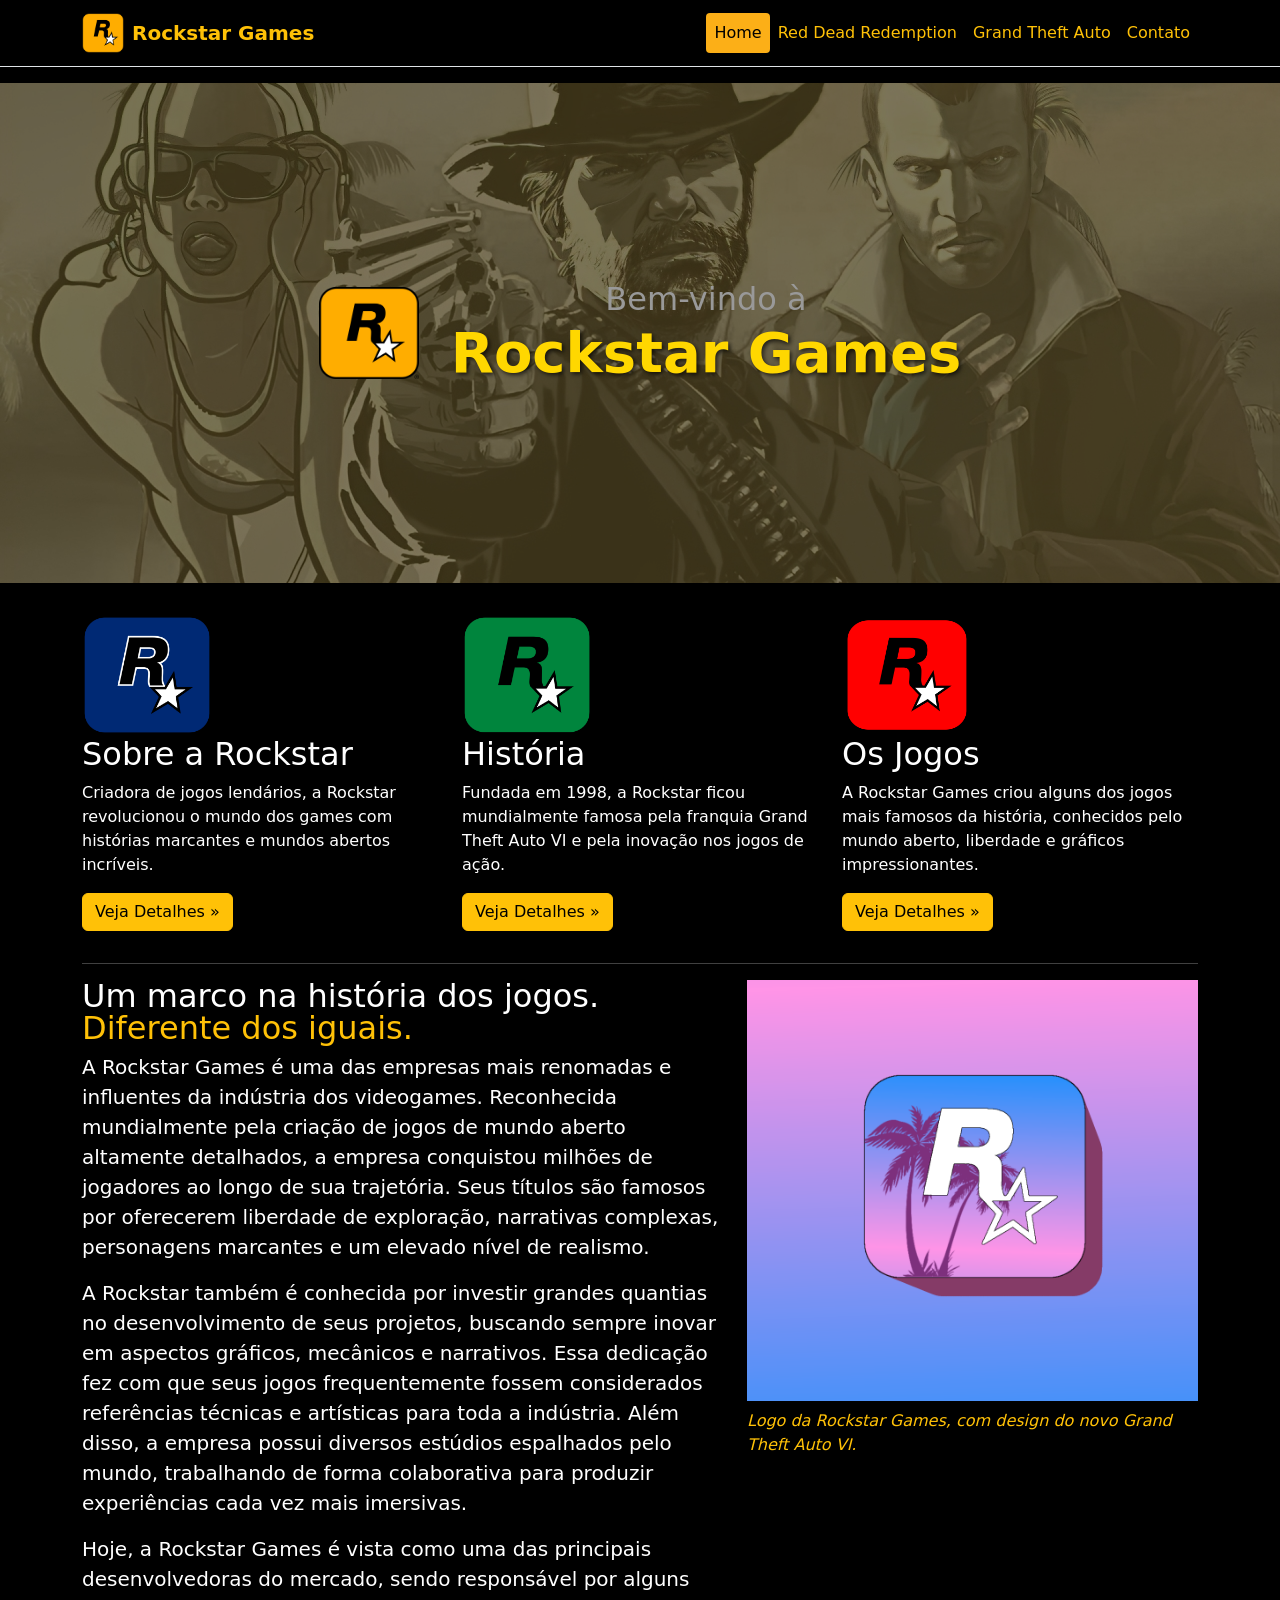
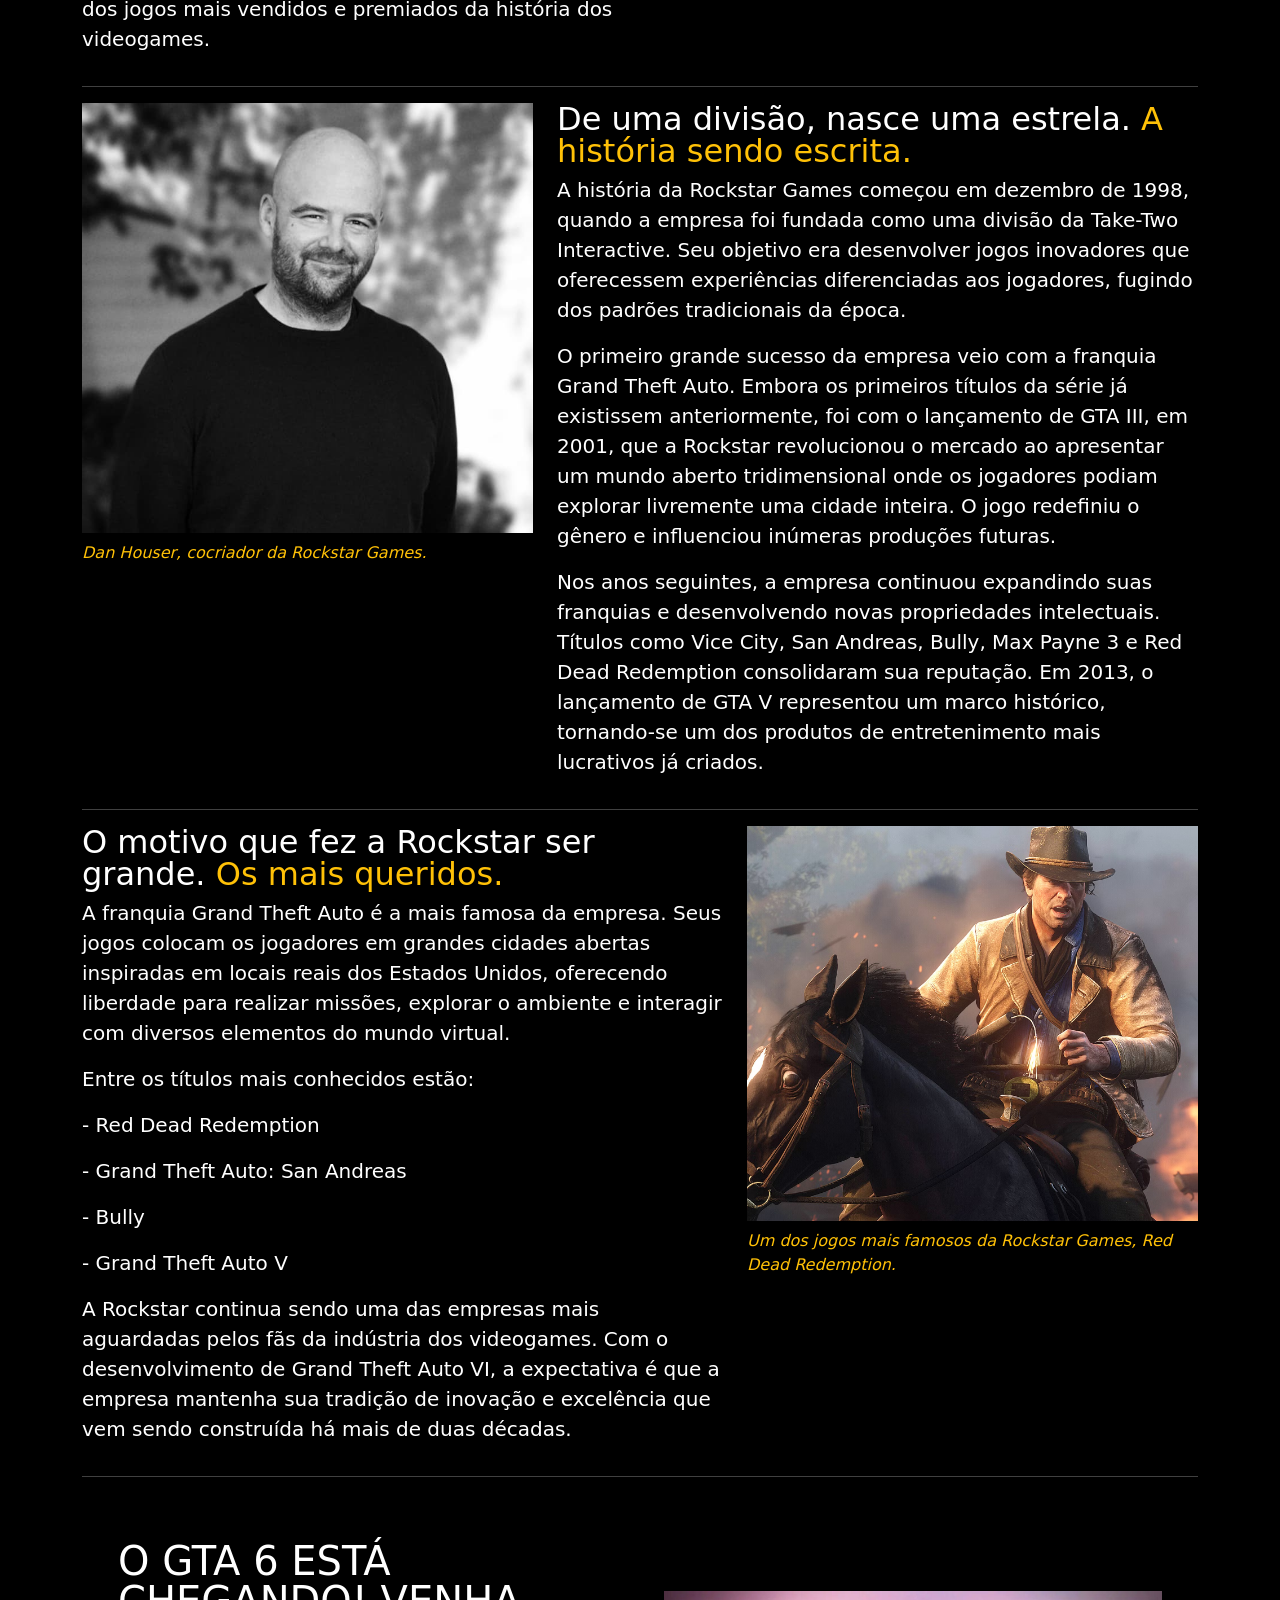
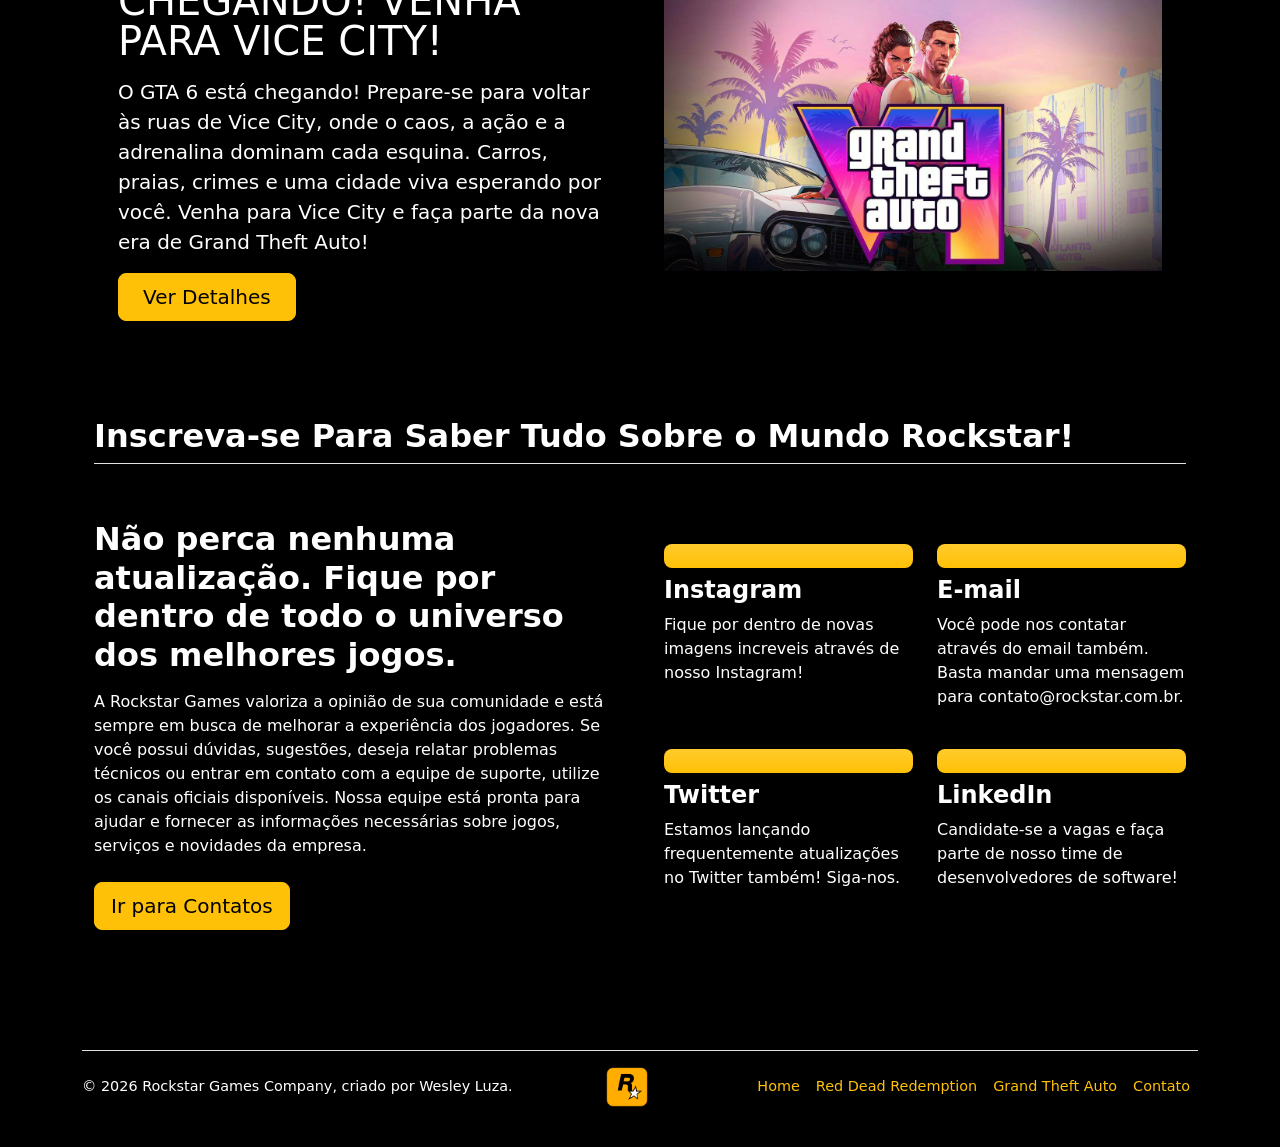
<file: index.html>
<!DOCTYPE html>
<html lang="pt-BR">
<head>
    <meta charset="UTF-8">
    <meta name="viewport" content="width=device-width, initial-scale=1.0">
    <title>Rockstar Games</title>
    <link href="https://cdn.jsdelivr.net/npm/bootstrap@5.3.8/dist/css/bootstrap.min.css" rel="stylesheet" integrity="sha384-sRIl4kxILFvY47J16cr9ZwB07vP4J8+LH7qKQnuqkuIAvNWLzeN8tE5YBujZqJLB" crossorigin="anonymous">
    <link rel="icon" href="https://www.rockstargames.com/favicon.ico" type="image/x-icon">
    <link rel="stylesheet" href="assets/styles.css">
</head>

<body class="bg-black text-white">
  
    <script src="https://cdn.jsdelivr.net/npm/@popperjs/core@2.11.8/dist/umd/popper.min.js" integrity="sha384-I7E8VVD/ismYTF4hNIPjVp/Zjvgyol6VFvRkX/vR+Vc4jQkC+hVqc2pM8ODewa9r" crossorigin="anonymous"></script>
    <script src="https://cdn.jsdelivr.net/npm/bootstrap@5.3.8/dist/js/bootstrap.min.js" integrity="sha384-G/EV+4j2dNv+tEPo3++6LCgdCROaejBqfUeNjuKAiuXbjrxilcCdDz6ZAVfHWe1Y" crossorigin="anonymous"></script>
    
    <nav class="navbar navbar-expand-lg navbar-dark bg-black border-bottom">
      <div class="container">
        <a class="navbar-brand" href="index.html">
          <img src="assets/img/Rockstar_Games_Logo.png" alt="Logo" width="42" height="40" class="me-2">
          <span class="text-warning">Rockstar Games</span>
        </a>
        <button class="navbar-toggler border-warning" type="button" data-bs-toggle="collapse" data-bs-target="#navbarNav" aria-controls="navbarNav" aria-expanded="false" aria-label="Toggle navigation">
          <span class="navbar-toggler-icon"></span>
        </button>
        <div class="collapse navbar-collapse" id="navbarNav">
          <ul class="navbar-nav ms-auto">
            <li class="nav-item">
              <a class="nav-link active" style="background-color: #FCAF17; color: rgb(0, 0, 0); border-radius: 4px;" href="index.html" aria-current="page">Home</a>
            </li>
            <li class="nav-item">
              <a class="nav-link text-warning" href="rdr.html">Red Dead Redemption</a>
            </li>
            <li class="nav-item">
              <a class="nav-link text-warning" href="gta.html">Grand Theft Auto</a>
            </li>
            <li class="nav-item">
              <a class="nav-link text-warning" href="contato.html">Contato</a>
            </li>
          </ul>
        </div>
      </div>
    </nav>

    <header class="hero-section">
      <article class="hero-content">
        <img src="assets/img/Rockstar_Games_Logo.png" alt="Rockstar Games Logo" class="hero-logo">
        <div class="hero-text">
          <h1>Bem-vindo à</h1>
          <h2>Rockstar Games</h2>
        </div>
      </article>
      <img src="assets/img/principal.jpg" class="hero-background" alt="Rockstar Games Background">
    </header>
    
    <section class="container marketing">
        <!-- Three columns of text below the carousel -->
        <div class="row">
          <div class="col-lg-4">
            <img
              src="assets/img/Rockstar_North_Logo.svg.png"
              class="img-fluid"
              height="130"
              width="130"
              style="object-fit: cover;"
            >
            <h2 class="fw-normal">Sobre a Rockstar</h2>
            <p>
              Criadora de jogos lendários, a Rockstar revolucionou o mundo dos games com 
              histórias marcantes e mundos abertos incríveis.
            </p>
            <p>
              <a class="btn btn-warning" href="#sobre">Veja Detalhes &raquo;</a>
            </p>
          </div>
          <!-- /.col-lg-4 -->
          <div class="col-lg-4">
            <img
              src="assets/img/Rockstar_Vancouver_Logo.svg.png"
              class="img-fluid"
              height="130"
              width="130"
              style="object-fit: cover;"
            >
            <h2 class="fw-normal">História</h2>
            <p>
              Fundada em 1998, a Rockstar ficou mundialmente famosa pela franquia Grand Theft 
              Auto VI e pela inovação nos jogos de ação.
            </p>
            <p>
              <a class="btn btn-warning" href="#historia">Veja Detalhes &raquo;</a>
            </p>
          </div>
          <!-- /.col-lg-4 -->
          <div class="col-lg-4">
            <img
              src="assets/img/Rockstar_Toronto_Logo.png"
              class="img-fluid"
              height="130"
              width="130"
              style="object-fit: cover;"
            >
            <h2 class="fw-normal">Os Jogos</h2>
            <p>
              A Rockstar Games criou alguns dos jogos mais famosos da história, conhecidos pelo 
              mundo aberto, liberdade e gráficos impressionantes.
            </p>
            <p>
              <a class="btn btn-warning" href="#jogos">Veja Detalhes &raquo;</a>
            </p>
          </div>
          <!-- /.col-lg-4 -->
        </div>
        <!-- /.row -->
        <!-- START THE FEATURETTES -->
        <hr class="featurette-divider" />
        <article class="row featurette">
          <div class="col-md-7">
            <h2 class="featurette-heading fw-normal lh-1" id="sobre">
              Um marco na história dos jogos.
              <span class="text-warning">Diferente dos iguais.</span>
            </h2>
            <p class="lead">
              A Rockstar Games é uma das empresas mais renomadas e influentes da indústria dos 
              videogames. Reconhecida mundialmente pela criação de jogos de mundo aberto altamente 
              detalhados, a empresa conquistou milhões de jogadores ao longo de sua trajetória. 
              Seus títulos são famosos por oferecerem liberdade de exploração, narrativas 
              complexas, personagens marcantes e um elevado nível de realismo.</p>
            <p class="lead">
              A Rockstar também é conhecida por investir grandes quantias no desenvolvimento 
              de seus projetos, buscando sempre inovar em aspectos gráficos, mecânicos e 
              narrativos. Essa dedicação fez com que seus jogos frequentemente fossem considerados 
              referências técnicas e artísticas para toda a indústria. Além disso, a empresa 
              possui diversos estúdios espalhados pelo mundo, trabalhando de forma colaborativa 
              para produzir experiências cada vez mais imersivas.</p>
            <p class="lead">
              Hoje, a Rockstar Games é vista como uma das principais desenvolvedoras do mercado, 
              sendo responsável por alguns dos jogos mais vendidos e premiados da história dos 
              videogames.
            </p>
          </div>
          <div class="col-md-5">
            <figure>
            <img
            src="assets/img/sobre2.png"
            class="d-block mx-lg-auto img-fluid"
            alt="Sobre"
            width="600"
            height="500"
            loading="lazy"
            >
            <figcaption class="text-left text-warning fst-italic mt-2">
            Logo da Rockstar Games, com design do novo Grand Theft Auto VI.
            </figcaption>
            </figure>
          </div>
        </article>
        <hr class="featurette-divider" />
        <article class="row featurette">
          <div class="col-md-7 order-md-2">
            <h2 class="featurette-heading fw-normal lh-1" id="historia">
              De uma divisão, nasce uma estrela.
              <span class="text-warning">A história sendo escrita.</span>
            </h2>
            <p class="lead">
              A história da Rockstar Games começou em dezembro de 1998, quando a empresa foi 
              fundada como uma divisão da Take-Two Interactive. Seu objetivo era desenvolver 
              jogos inovadores que oferecessem experiências diferenciadas aos jogadores, fugindo 
              dos padrões tradicionais da época.
            </p>
            <p class="lead">
              O primeiro grande sucesso da empresa veio com a franquia Grand Theft Auto. Embora 
              os primeiros títulos da série já existissem anteriormente, foi com o lançamento de 
              GTA III, em 2001, que a Rockstar revolucionou o mercado ao apresentar um mundo 
              aberto tridimensional onde os jogadores podiam explorar livremente uma cidade 
              inteira. O jogo redefiniu o gênero e influenciou inúmeras produções futuras.
            </p>
            <p class="lead">
              Nos anos seguintes, a empresa continuou expandindo suas franquias e desenvolvendo 
              novas propriedades intelectuais. Títulos como Vice City, San Andreas, Bully, 
              Max Payne 3 e Red Dead Redemption consolidaram sua reputação. Em 2013, o lançamento 
              de GTA V representou um marco histórico, tornando-se um dos produtos de 
              entretenimento mais lucrativos já criados.
            </p>
          </div>
          <div class="col-md-5 order-md-1">
          <figure>
            <img
            src="assets/img/historia.png"
            class="d-block mx-lg-auto img-fluid"
            alt="Dan Houser"
            width="600"
            height="500"
            loading="lazy"
            >
            <figcaption class="text-left text-warning fst-italic mt-2">
            Dan Houser, cocriador da Rockstar Games.
            </figcaption>
          </figure>
          </div>
        </article>
        <hr class="featurette-divider" />
        <article class="row featurette">
          <div class="col-md-7">
            <h2 class="featurette-heading fw-normal lh-1" id="jogos">
              O motivo que fez a Rockstar ser grande.
              <span class="text-warning">Os mais queridos.</span>
            </h2>
            <p class="lead">
            A franquia Grand Theft Auto é a mais famosa da empresa. Seus jogos colocam os 
            jogadores em grandes cidades abertas inspiradas em locais reais dos Estados Unidos, 
            oferecendo liberdade para realizar missões, explorar o ambiente e interagir com 
            diversos elementos do mundo virtual.
            </p>
            <p class="lead">
            Entre os títulos mais conhecidos estão:</p>
            <p class="lead">- Red Dead Redemption</p>
            <p class="lead">- Grand Theft Auto: San Andreas</p>
            <p class="lead">- Bully</p>
            <p class="lead">- Grand Theft Auto V</p>
            </p>
            <p class="lead">
            A Rockstar continua sendo uma das empresas mais aguardadas pelos fãs da indústria dos 
            videogames. Com o desenvolvimento de Grand Theft Auto VI, a expectativa é que a 
            empresa mantenha sua tradição de inovação e excelência que vem sendo construída há 
            mais de duas décadas.
            </p>
          </div>
          <div class="col-md-5">
            <figure>
            <img
            src="assets/img/jogos.png"
            class="d-block mx-lg-auto img-fluid"
            alt="Jogos"
            width="600"
            height="500"
            loading="lazy"
            >
            <figcaption class="text-left text-warning fst-italic mt-2">
            Um dos jogos mais famosos da Rockstar Games, Red Dead Redemption.
            </figcaption>
            </figure>
          </div>
        </article>
        <hr class="featurette-divider" />
        <!-- /END THE FEATURETTES -->
    </section>

    <section class="container col-xxl-10 px-5 py-6">
        <div class="row flex-lg-row-reverse align-items-center g-5 py-5">
          <div class="col-10 col-sm-8 col-lg-6">
            <img
              src="assets/img/gta-6-capa.png"
              class="d-block mx-lg-auto img-fluid"
              alt="Bootstrap Themes"
              width="900"
              height="700"
              loading="lazy"
            />
          </div>
          <div class="col-lg-6">
            <h1 class="featurette-heading fw-normal lh-1 mb-3">
              O GTA 6 ESTÁ CHEGANDO! VENHA PARA VICE CITY!
            </h1>
            <p class="lead">
              O GTA 6 está chegando! Prepare-se para voltar às ruas de Vice City, onde o caos, 
              a ação e a adrenalina dominam cada esquina. Carros, praias, crimes e uma cidade 
              viva esperando por você. Venha para Vice City e faça parte da nova era de Grand 
              Theft Auto!
            </p>
            <div class="d-grid gap-2 d-md-flex justify-content-md-start">
              <a type="button" class="btn btn-warning btn-lg px-4 me-md-2" href="https://www.rockstargames.com/VI">
                Ver Detalhes
              </a>
            </div>
          </div>
        </div>
    </section>

    <section class="container px-4 py-5">
        <h2 class="pb-2 border-bottom fw-bold">Inscreva-se Para Saber Tudo Sobre o Mundo Rockstar!</h2>
        <div
          class="row row-cols-1 row-cols-md-2 align-items-md-center g-5 py-5"
        >
          <div class="col d-flex flex-column align-items-start gap-2">
            <h2 class="fw-bold text-body-white">
              Não perca nenhuma atualização. Fique por dentro de todo o universo dos melhores jogos.
            </h2>
            <p class="text-body-white">
              A Rockstar Games valoriza a opinião de sua comunidade e está sempre em busca de 
              melhorar a experiência dos jogadores. Se você possui dúvidas, sugestões, deseja 
              relatar problemas técnicos ou entrar em contato com a equipe de suporte, utilize os 
              canais oficiais disponíveis.
              Nossa equipe está pronta para ajudar e fornecer as informações necessárias sobre 
              jogos, serviços e novidades da empresa.
            </p>
            <a href="contato.html" class="btn btn-warning btn-lg">Ir para Contatos</a>
          </div>
          <div class="col">
            <div class="row row-cols-1 row-cols-sm-2 g-4">
              <div class="col d-flex flex-column gap-2">
                <div
                  class="feature-icon-small d-inline-flex align-items-center justify-content-center text-bg-warning bg-gradient fs-4 rounded-3"
                >
                  <svg class="bi" width="1em" height="1em" aria-hidden="true">
                    <use xlink:href="#collection"></use>
                  </svg>
                </div>
                <h4 class="fw-semibold mb-0 text-body-white">
                  Instagram
                </h4>
                <p class="text-body-white">
                  Fique por dentro de novas imagens increveis através de nosso Instagram!
                </p>
              </div>
              <div class="col d-flex flex-column gap-2">
                <div
                  class="feature-icon-small d-inline-flex align-items-center justify-content-center text-bg-warning bg-gradient fs-4 rounded-3"
                >
                  <svg class="bi" width="1em" height="1em" aria-hidden="true">
                    <use xlink:href="#gear-fill"></use>
                  </svg>
                </div>
                <h4 class="fw-semibold mb-0 text-body-white">
                  E-mail
                </h4>
                <p class="text-body-white">
                  Você pode nos contatar através do email também. Basta mandar uma mensagem para
                  contato@rockstar.com.br.
                </p>
              </div>
              <div class="col d-flex flex-column gap-2">
                <div
                  class="feature-icon-small d-inline-flex align-items-center justify-content-center text-bg-warning bg-gradient fs-4 rounded-3"
                >
                  <svg class="bi" width="1em" height="1em" aria-hidden="true">
                    <use xlink:href="#speedometer"></use>
                  </svg>
                </div>
                <h4 class="fw-semibold mb-0 text-body-white">
                  Twitter
                </h4>
                <p class="text-body-white">
                  Estamos lançando frequentemente atualizações no Twitter também! Siga-nos.
                </p>
              </div>
              <div class="col d-flex flex-column gap-2">
                <div
                  class="feature-icon-small d-inline-flex align-items-center justify-content-center text-bg-warning bg-gradient fs-4 rounded-3"
                >
                  <svg class="bi" width="1em" height="1em" aria-hidden="true">
                    <use xlink:href="#table"></use>
                  </svg>
                </div>
                <h4 class="fw-semibold mb-0 text-body-white">
                  LinkedIn
                </h4>
                <p class="text-body-white">
                  Candidate-se a vagas e faça parte de nosso time de desenvolvedores de software!
                </p>
              </div>
            </div>
          </div>
        </div>
    </section>

    <div class="container">
      <footer class="d-flex flex-row justify-content-between align-items-center py-3 my-4 border-top">
        <p class="mb-0 text-body-color">
          &copy; 2026 Rockstar Games Company, criado por Wesley Luza.
        </p>
        <a href="index.html" class="d-flex align-items-center link-body-emphasis text-decoration-none">
          <img src="assets/img/Rockstar_Games_Logo.png" class="bi me-2" width="42" height="40" alt="Logo">
        </a>
        <ul class="nav justify-content-end">
          <li class="nav-item">
            <a href="index.html" class="nav-link px-2 text-warning">Home</a>
          </li>
          <li class="nav-item">
            <a href="rdr.html" class="nav-link px-2 text-warning">Red Dead Redemption</a>
          </li>
          <li class="nav-item">
            <a href="gta.html" class="nav-link px-2 text-warning">Grand Theft Auto</a>
          </li>
          <li class="nav-item">
            <a href="contato.html" class="nav-link px-2 text-warning">Contato</a>
          </li>
        </ul>
      </footer>
    </div>
</body>
</html>
</file>
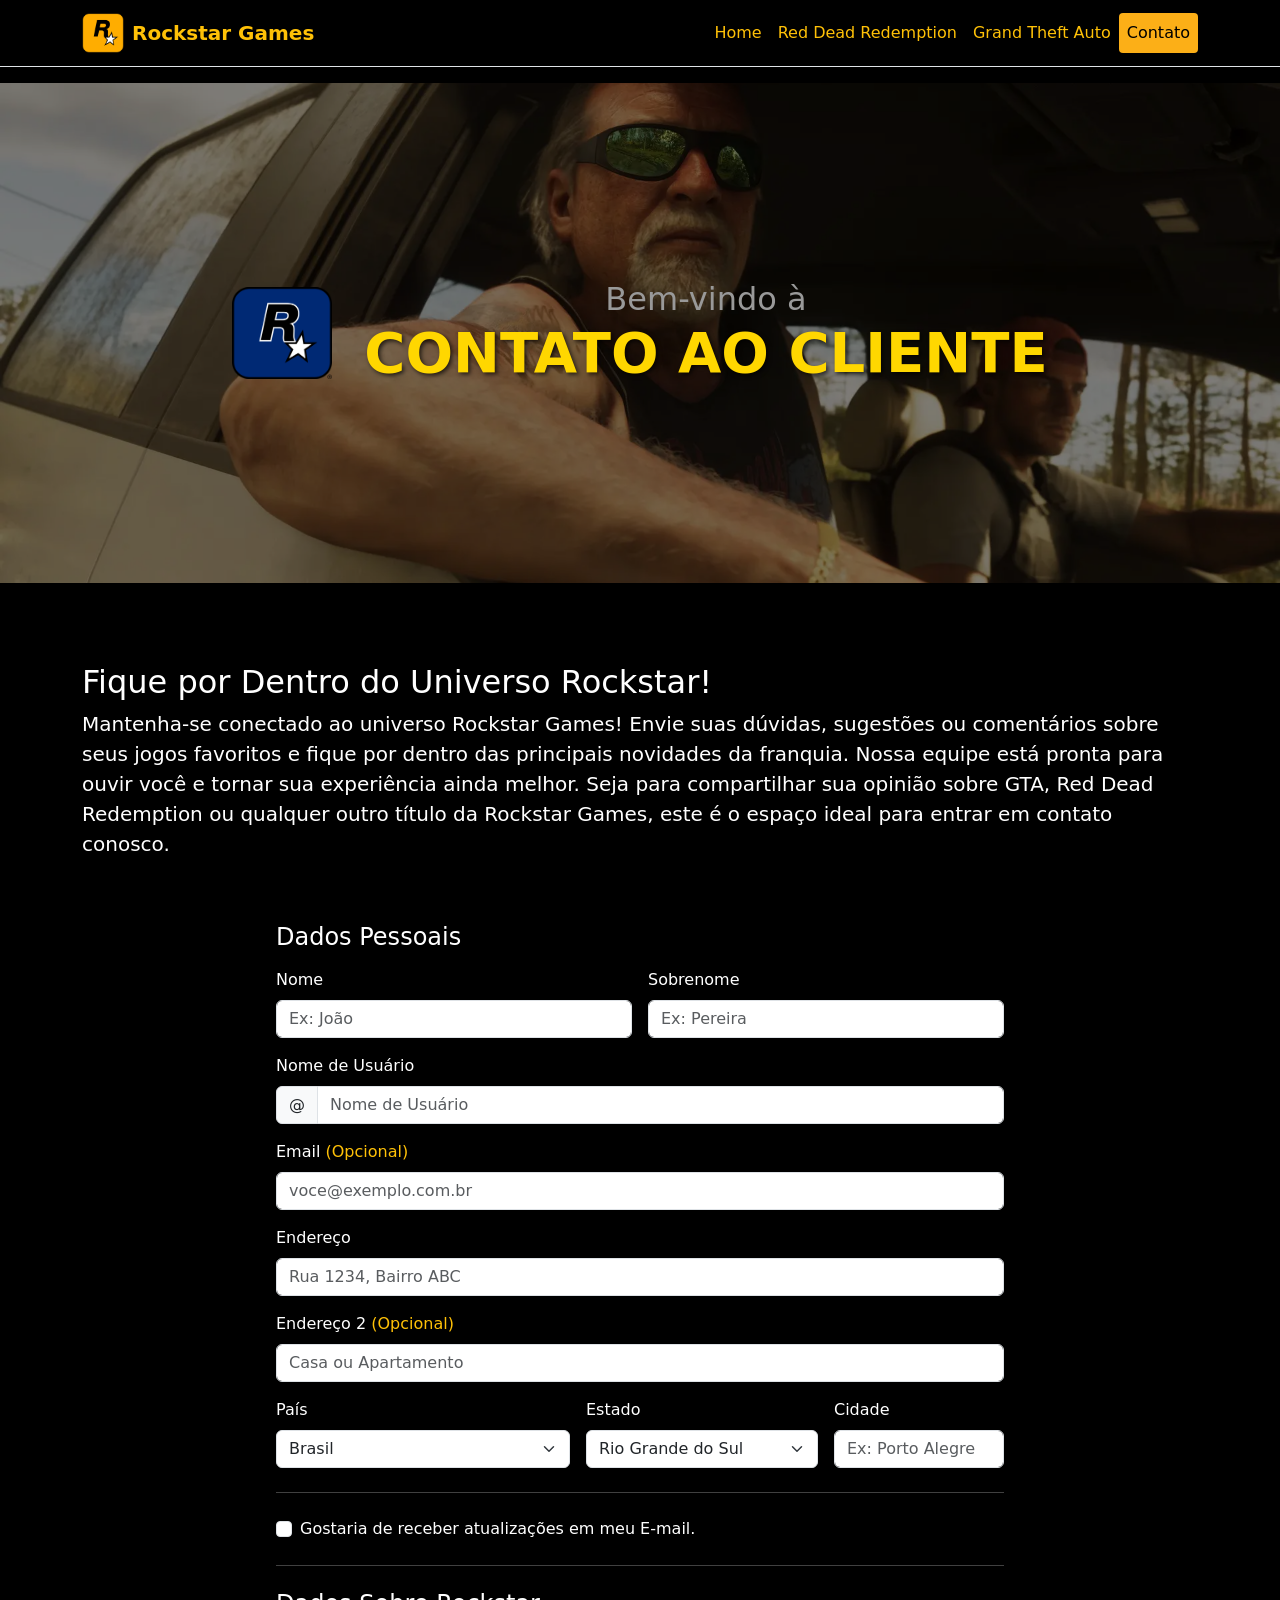
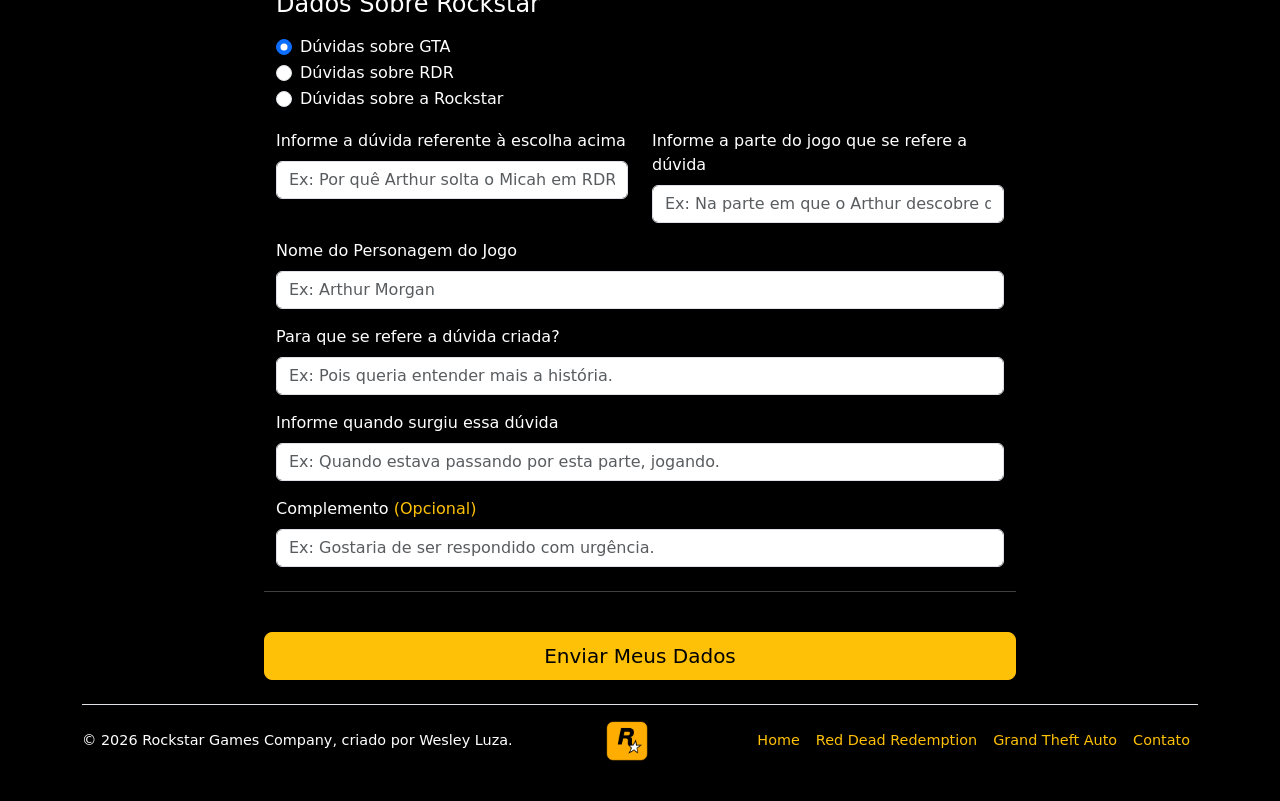
<file: contato.html>
<!DOCTYPE html>
<html lang="pt-BR">
<head>
    <meta charset="UTF-8">
    <meta name="viewport" content="width=device-width, initial-scale=1.0">
    <title>Rockstar Games</title>
    <link href="https://cdn.jsdelivr.net/npm/bootstrap@5.3.8/dist/css/bootstrap.min.css" rel="stylesheet" integrity="sha384-sRIl4kxILFvY47J16cr9ZwB07vP4J8+LH7qKQnuqkuIAvNWLzeN8tE5YBujZqJLB" crossorigin="anonymous">
    <link rel="icon" href="https://www.rockstargames.com/favicon.ico" type="image/x-icon">
    <link rel="stylesheet" href="assets/styles.css">
    <style>
      .form-control:focus,
      .form-select:focus {
        border-color: #FCAF17 !important;
        box-shadow: 0 0 0 0.25rem rgba(252,175,23,0.25) !important;
      }
    </style>
</head>

<body class="bg-black text-white">
  
    <script src="https://cdn.jsdelivr.net/npm/@popperjs/core@2.11.8/dist/umd/popper.min.js" integrity="sha384-I7E8VVD/ismYTF4hNIPjVp/Zjvgyol6VFvRkX/vR+Vc4jQkC+hVqc2pM8ODewa9r" crossorigin="anonymous"></script>
    <script src="https://cdn.jsdelivr.net/npm/bootstrap@5.3.8/dist/js/bootstrap.min.js" integrity="sha384-G/EV+4j2dNv+tEPo3++6LCgdCROaejBqfUeNjuKAiuXbjrxilcCdDz6ZAVfHWe1Y" crossorigin="anonymous"></script>
    
    <nav class="navbar navbar-expand-lg navbar-dark bg-black border-bottom">
      <div class="container">
        <a class="navbar-brand" href="index.html">
          <img src="assets/img/Rockstar_Games_Logo.png" alt="Logo" width="42" height="40" class="me-2">
          <span class="text-warning">Rockstar Games</span>
        </a>
        <button class="navbar-toggler border-warning" type="button" data-bs-toggle="collapse" data-bs-target="#navbarNav" aria-controls="navbarNav" aria-expanded="false" aria-label="Toggle navigation">
          <span class="navbar-toggler-icon"></span>
        </button>
        <div class="collapse navbar-collapse" id="navbarNav">
          <ul class="navbar-nav ms-auto">
            <li class="nav-item">
              <a class="nav-link text-warning" href="index.html">Home</a>
            <li class="nav-item">
              <a class="nav-link text-warning" href="rdr.html">Red Dead Redemption</a>
            </li>
            <li class="nav-item">
              <a class="nav-link text-warning" href="gta.html">Grand Theft Auto</a>
            </li>
            </li>
            <li class="nav-item">
              <a class="nav-link active" style="background-color: #FCAF17; color: rgb(0, 0, 0); border-radius: 4px;" href="contato.html" aria-current="page">Contato</a>
            </li>
          </ul>
        </div>
      </div>
    </nav>

    <header class="hero-section">
      <article class="hero-content">
        <img src="assets/img/Rockstar_North_Logo.svg.png" alt="Rockstar Games Logo" class="hero-logo">
        <div class="hero-text">
          <h1>Bem-vindo à</h1>
          <h2>CONTATO AO CLIENTE</h2>
        </div>
      </article>
      <img src="assets/img/contato.jpg" class="hero-background" alt="Rockstar Games Background">
    </header>
    
    <div class="container">
      <main>
        <section class="py-5 text-left">
          <h2 class="h2">Fique por Dentro do Universo Rockstar!</h2>
          <p class="lead">
            Mantenha-se conectado ao universo Rockstar Games! Envie suas dúvidas, sugestões ou 
            comentários sobre seus jogos favoritos e fique por dentro das principais novidades da 
            franquia. Nossa equipe está pronta para ouvir você e tornar sua experiência ainda 
            melhor. Seja para compartilhar sua opinião sobre GTA, Red Dead Redemption ou qualquer 
            outro título da Rockstar Games, este é o espaço ideal para entrar em contato conosco.
          </p>
        </section>
        <div class="row g-5 justify-content-center">
          <div class="col-md-7 col-lg-8">
            <h4 class="mb-3">Dados Pessoais</h4>
            <form class="needs-validation">
              <div class="row g-3">
                <div class="col-sm-6">
                  <label for="firstName" class="form-label">Nome</label>
                  <input
                    type="text"
                    class="form-control"
                    id="firstName"
                    placeholder="Ex: João"
                    value=""
                    required
                  />
                  <div class="invalid-feedback">
                    Este nome não é valido.
                  </div>
                </div>
                <div class="col-sm-6">
                  <label for="lastName" class="form-label">Sobrenome</label>
                  <input
                    type="text"
                    class="form-control"
                    id="lastName"
                    placeholder="Ex: Pereira"
                    value=""
                    required
                  />
                  <div class="invalid-feedback">
                    Este sobrenome não é valido.
                  </div>
                </div>
                <div class="col-12">
                  <label for="username" class="form-label">Nome de Usuário</label>
                  <div class="input-group has-validation">
                    <span class="input-group-text">@</span>
                    <input
                      type="text"
                      class="form-control"
                      id="username"
                      placeholder="Nome de Usuário"
                      required
                    />
                    <div class="invalid-feedback">
                      Seu nome de usuário é um requisito.
                    </div>
                  </div>
                </div>
                <div class="col-12">
                  <label for="email" class="form-label"
                    >Email
                    <span class="text-warning">(Opcional)</span></label
                  >
                  <input
                    type="email"
                    class="form-control"
                    id="email"
                    placeholder="voce@exemplo.com.br"
                  />
                  <div class="invalid-feedback">
                    Por favor, informe um email válido.
                  </div>
                </div>
                <div class="col-12">
                  <label for="address" class="form-label">Endereço</label>
                  <input
                    type="text"
                    class="form-control"
                    id="address"
                    placeholder="Rua 1234, Bairro ABC"
                    required
                  />
                  <div class="invalid-feedback">
                    Por favor, informe um endereço válido.
                  </div>
                </div>
                <div class="col-12">
                  <label for="address2" class="form-label"
                    >Endereço 2
                    <span class="text-warning">(Opcional)</span></label
                  >
                  <input
                    type="text"
                    class="form-control"
                    id="address2"
                    placeholder="Casa ou Apartamento"
                  />
                </div>
                <div class="col-md-5">
                  <label for="country" class="form-label">País</label>
                  <select class="form-select" id="country" required>
                    <option value="">Brasil</option>
                    <option>Paraguai</option>
                    <option>Argentina</option>
                    <option>Uruguai</option>
                    <option>Estados Unidos</option>
                    <option>Outro</option>
                  </select>
                  <div class="invalid-feedback">
                    Por favor, informe um país.
                  </div>
                </div>
                <div class="col-md-4">
                  <label for="state" class="form-label">Estado</label>
                  <select class="form-select" id="state" required>
                    <option value="">Rio Grande do Sul</option>
                    <option>California</option>
                    <option>São Paulo</option>
                    <option>Montevidéu</option>
                    <option>Buenos Aires</option>
                    <option>Assuncion</option>
                    <option>Rio de Janeiro</option>
                    <option>Outro</option>
                  </select>
                  <div class="invalid-feedback">
                    Por favor, informe um estado.
                  </div>
                </div>
                <div class="col-md-3">
                  <label for="zip" class="form-label">Cidade</label>
                  <input
                    type="text"
                    class="form-control"
                    id="zip"
                    placeholder="Ex: Porto Alegre"
                    required
                  />
                  <div class="invalid-feedback">Por favor, informe a cidade.</div>
                </div>
              </div>
              <hr class="my-4" />
              <div class="form-check">
                <input
                  type="checkbox"
                  class="form-check-input"
                  id="same-address"
                />
                <label class="form-check-label" for="same-address"
                  >Gostaria de receber atualizações em meu E-mail.</label
                >
              </div>
              <hr class="my-4" />
              <h4 class="mb-3">Dados Sobre Rockstar</h4>
              <fieldset class="my-3">
                <div class="form-check">
                  <input
                    id="duvida"
                    name="duvidas"
                    type="radio"
                    class="form-check-input"
                    checked
                    required
                  />
                  <label class="form-check-label" for="gta"
                    >Dúvidas sobre GTA</label
                  >
                </div>
                <div class="form-check">
                  <input
                    id="rdr"
                    name="duvidas"
                    type="radio"
                    class="form-check-input"
                    required
                  />
                  <label class="form-check-label" for="rdr">Dúvidas sobre RDR</label>
                </div>
                <div class="form-check">
                  <input
                    id="Rockstar"
                    name="duvidas"
                    type="radio"
                    class="form-check-input"
                    required
                  />
                  <label class="form-check-label" for="rockstar">Dúvidas sobre a Rockstar</label>
                </div>
              </fieldset>
              <div class="row gy-3">
                <div class="col-md-6">
                  <label for="duvida" class="form-label">Informe a dúvida referente à escolha acima</label>
                  <input
                    type="text"
                    class="form-control"
                    id="duvida"
                    placeholder="Ex: Por quê Arthur solta o Micah em RDR 2?"
                    required
                  />
                  <div class="invalid-feedback">Este campo precisa ser informado.</div>
                </div>
                <div class="col-md-6">
                  <label for="partejogo" class="form-label"
                    >Informe a parte do jogo que se refere a dúvida</label
                  >
                  <input
                    type="text"
                    class="form-control"
                    id="partejogo"
                    placeholder="Ex: Na parte em que o Arthur descobre que é traido"
                    required
                  />
                  <div class="invalid-feedback">
                    A parte do jogo é necessária.
                  </div>
                </div>
                <div class="col-12">
                  <label for="personagem" class="form-label">Nome do Personagem do Jogo</label>
                  <div class="input-group has-validation">
                    <input
                      type="text"
                      class="form-control"
                      id="personagem"
                      placeholder="Ex: Arthur Morgan"
                      required
                    />
                    <div class="invalid-feedback">
                      O personagem do jogo é um requisito.
                    </div>
                  </div>
                </div>
                <div class="col-12">
                  <label for="pergunta" class="form-label">Para que se refere a dúvida criada?</label>
                  <div class="input-group has-validation">
                    <input
                      type="text"
                      class="form-control"
                      id="pergunta"
                      placeholder="Ex: Pois queria entender mais a história."
                      required
                    />
                    <div class="invalid-feedback">
                      Informe o campo acima, por favor.
                    </div>
                  </div>
                </div>
                <div class="col-12">
                  <label for="quando" class="form-label">Informe quando surgiu essa dúvida</label>
                  <div class="input-group has-validation">
                    <input
                      type="text"
                      class="form-control"
                      id="quando"
                      placeholder="Ex: Quando estava passando por esta parte, jogando."
                      required
                    />
                    <div class="invalid-feedback">
                      Informe o campo acima, por favor.
                    </div>
                  </div>
                </div>
                <div class="col-12">
                  <label for="complemento" class="form-label">Complemento
                  <span class="text-warning">(Opcional)</span>
                  </label>
                  <div class="input-group has-validation">
                    <input
                      type="text"
                      class="form-control"
                      id="complemento"
                      placeholder="Ex: Gostaria de ser respondido com urgência."
                      required
                    />
                  </div>
                </div>
              <hr class="my-4" />
              <button class="w-100 btn btn-warning btn-lg" type="submit">
                Enviar Meus Dados
              </button>
            </form>
          </div>
        </div>
      </main>
    </div>

    <div class="container">
    <footer class="d-flex flex-row justify-content-between align-items-center py-3 my-4 border-top">
        <p class="mb-0 text-body-color">
          &copy; 2026 Rockstar Games Company, criado por Wesley Luza.
        </p>
        <a href="index.html" class="d-flex align-items-center link-body-emphasis text-decoration-none">
          <img src="assets/img/Rockstar_Games_Logo.png" class="bi me-2" width="42" height="40" alt="Logo">
        </a>
        <ul class="nav justify-content-end">
          <li class="nav-item">
            <a href="index.html" class="nav-link px-2 text-warning">Home</a>
          </li>
          <li class="nav-item">
            <a href="rdr.html" class="nav-link px-2 text-warning">Red Dead Redemption</a>
          </li>
          <li class="nav-item">
            <a href="gta.html" class="nav-link px-2 text-warning">Grand Theft Auto</a>
          </li>
          <li class="nav-item">
            <a href="contato.html" class="nav-link px-2 text-warning">Contato</a>
          </li>
        </ul>
      </footer>
    </div>
</body>
</html>
</file>
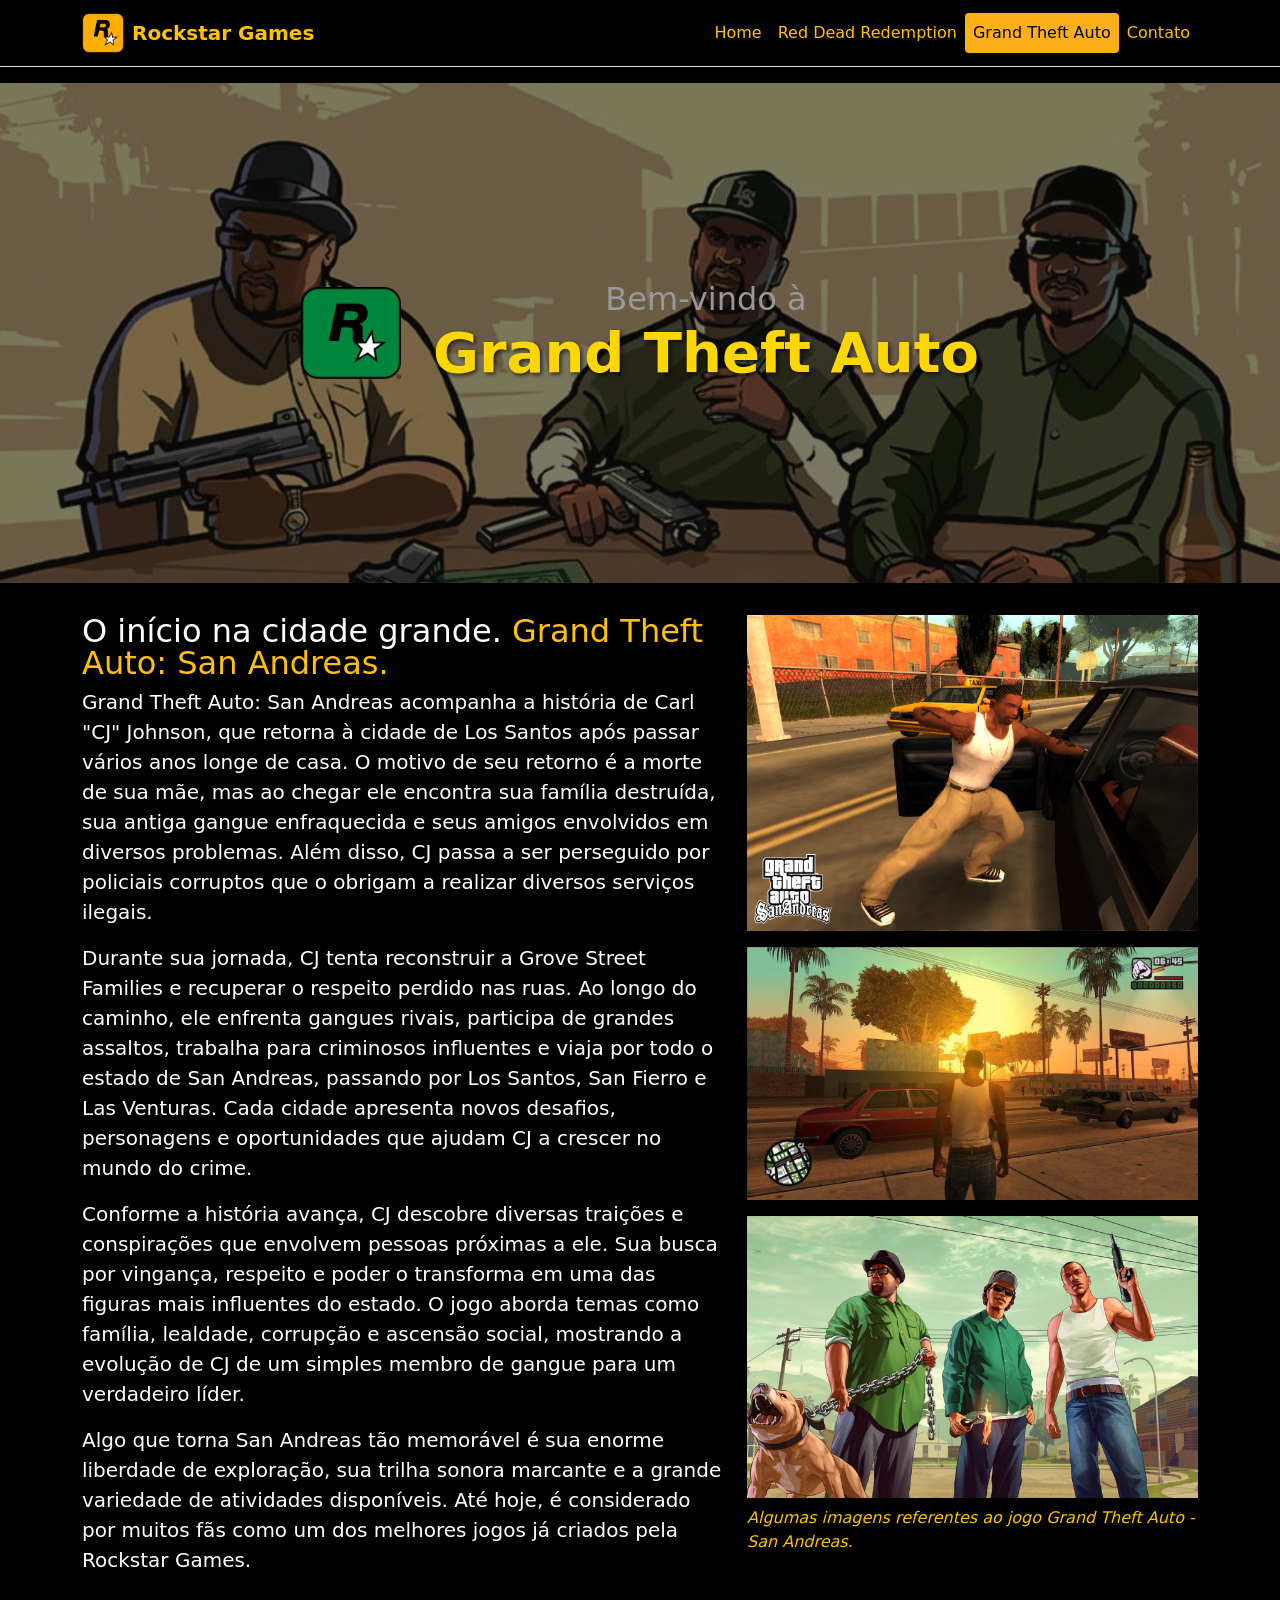
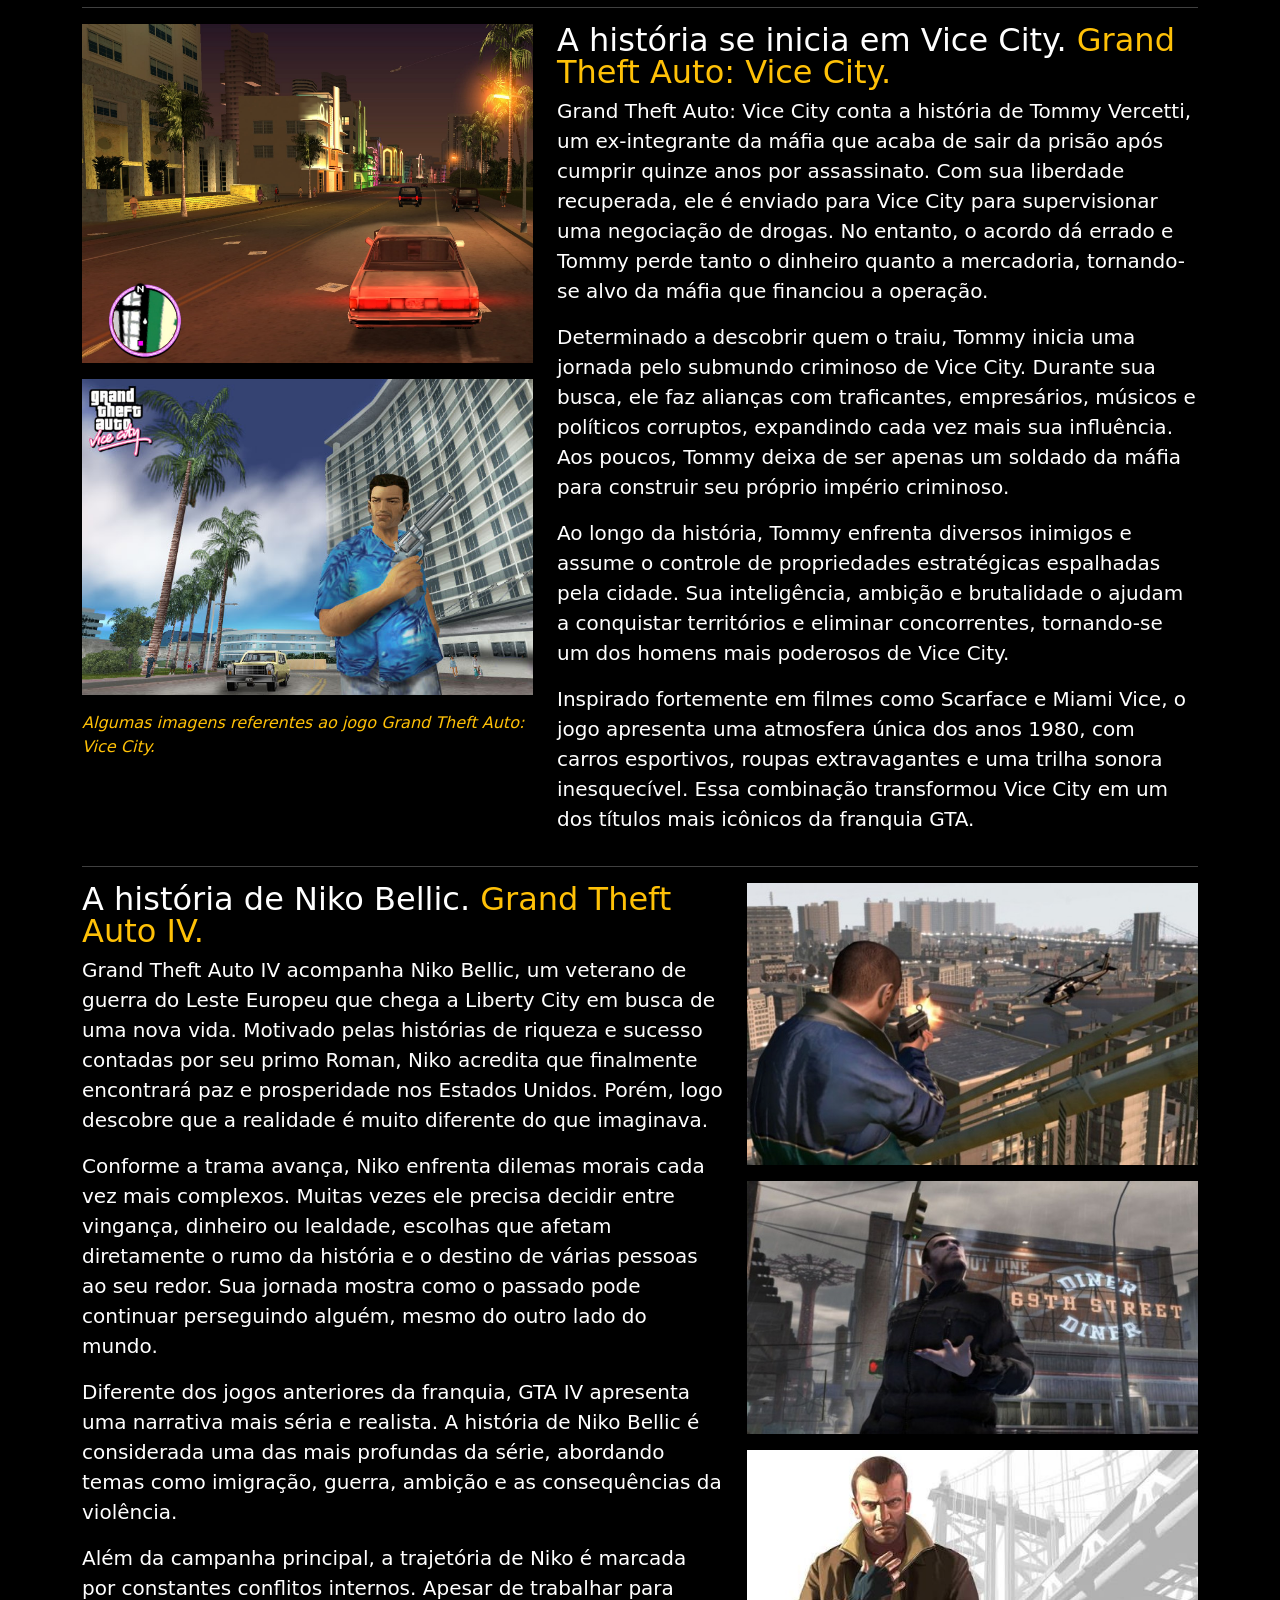
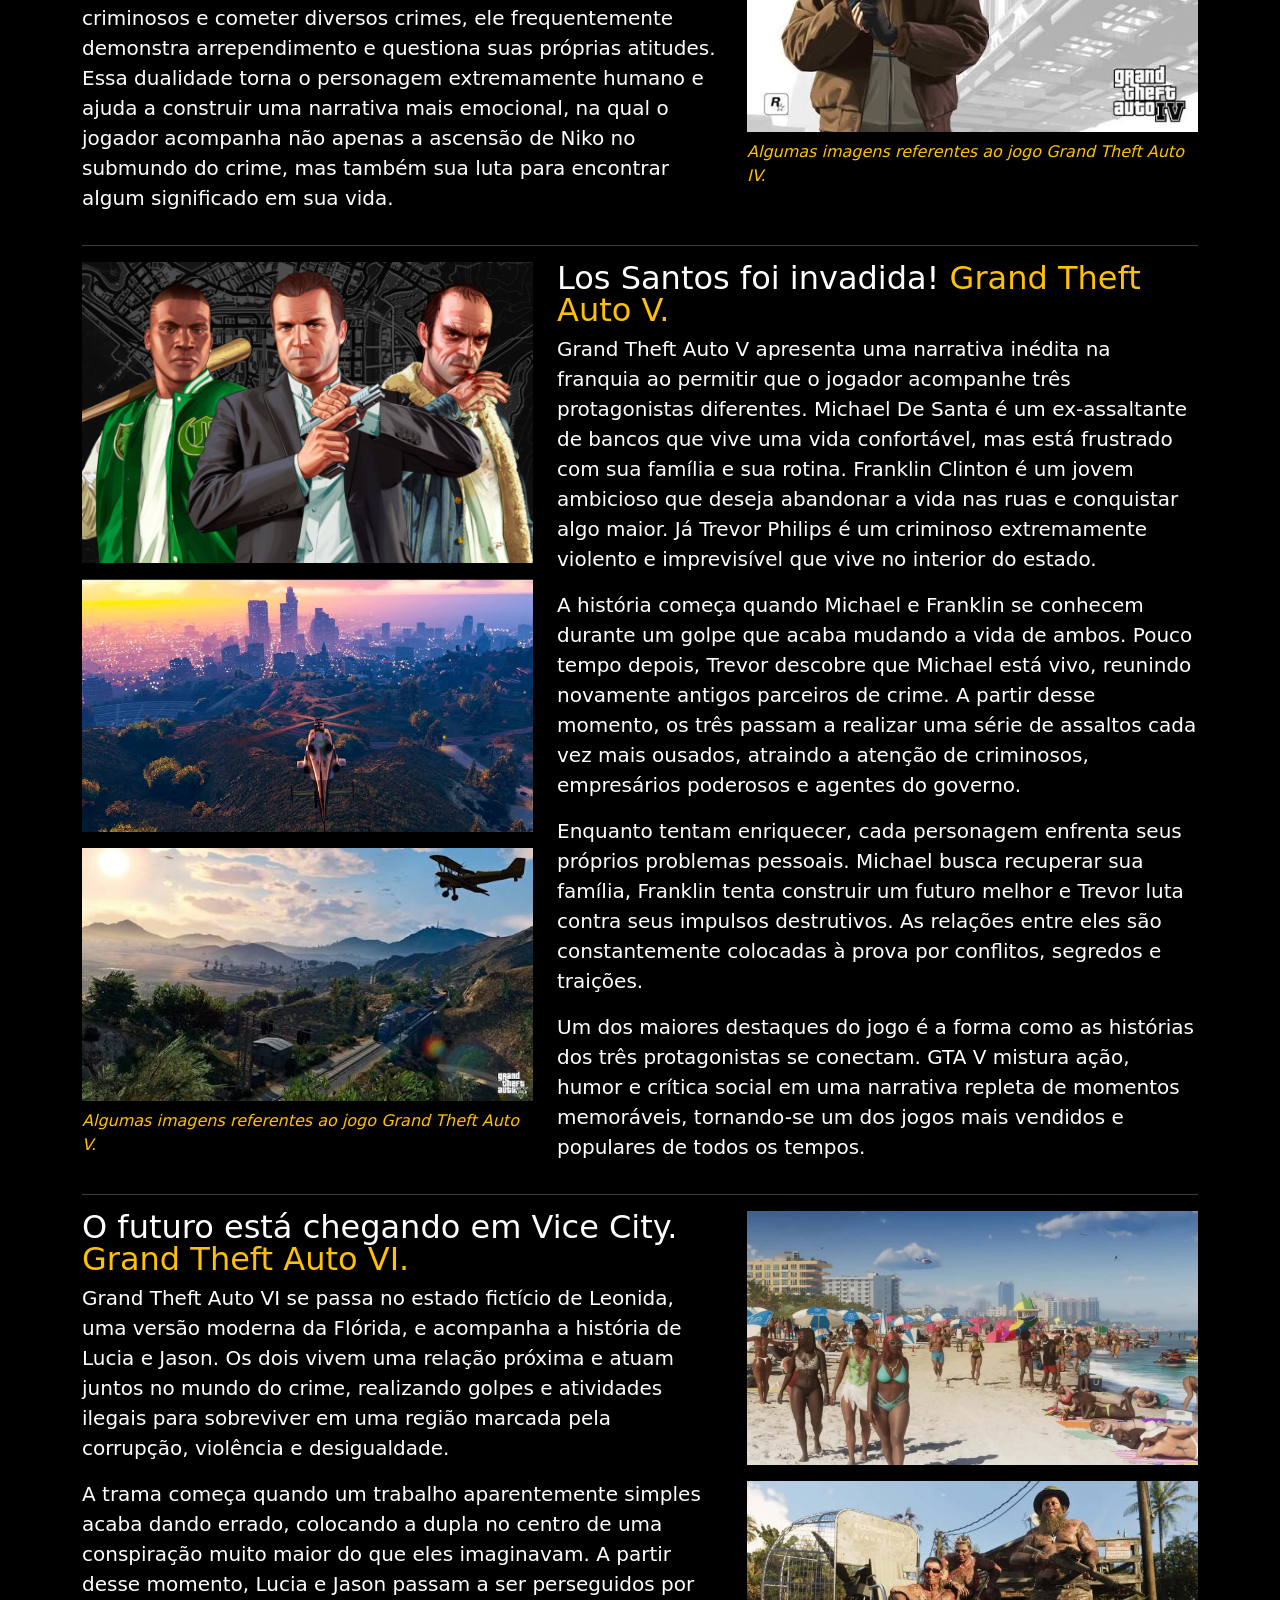
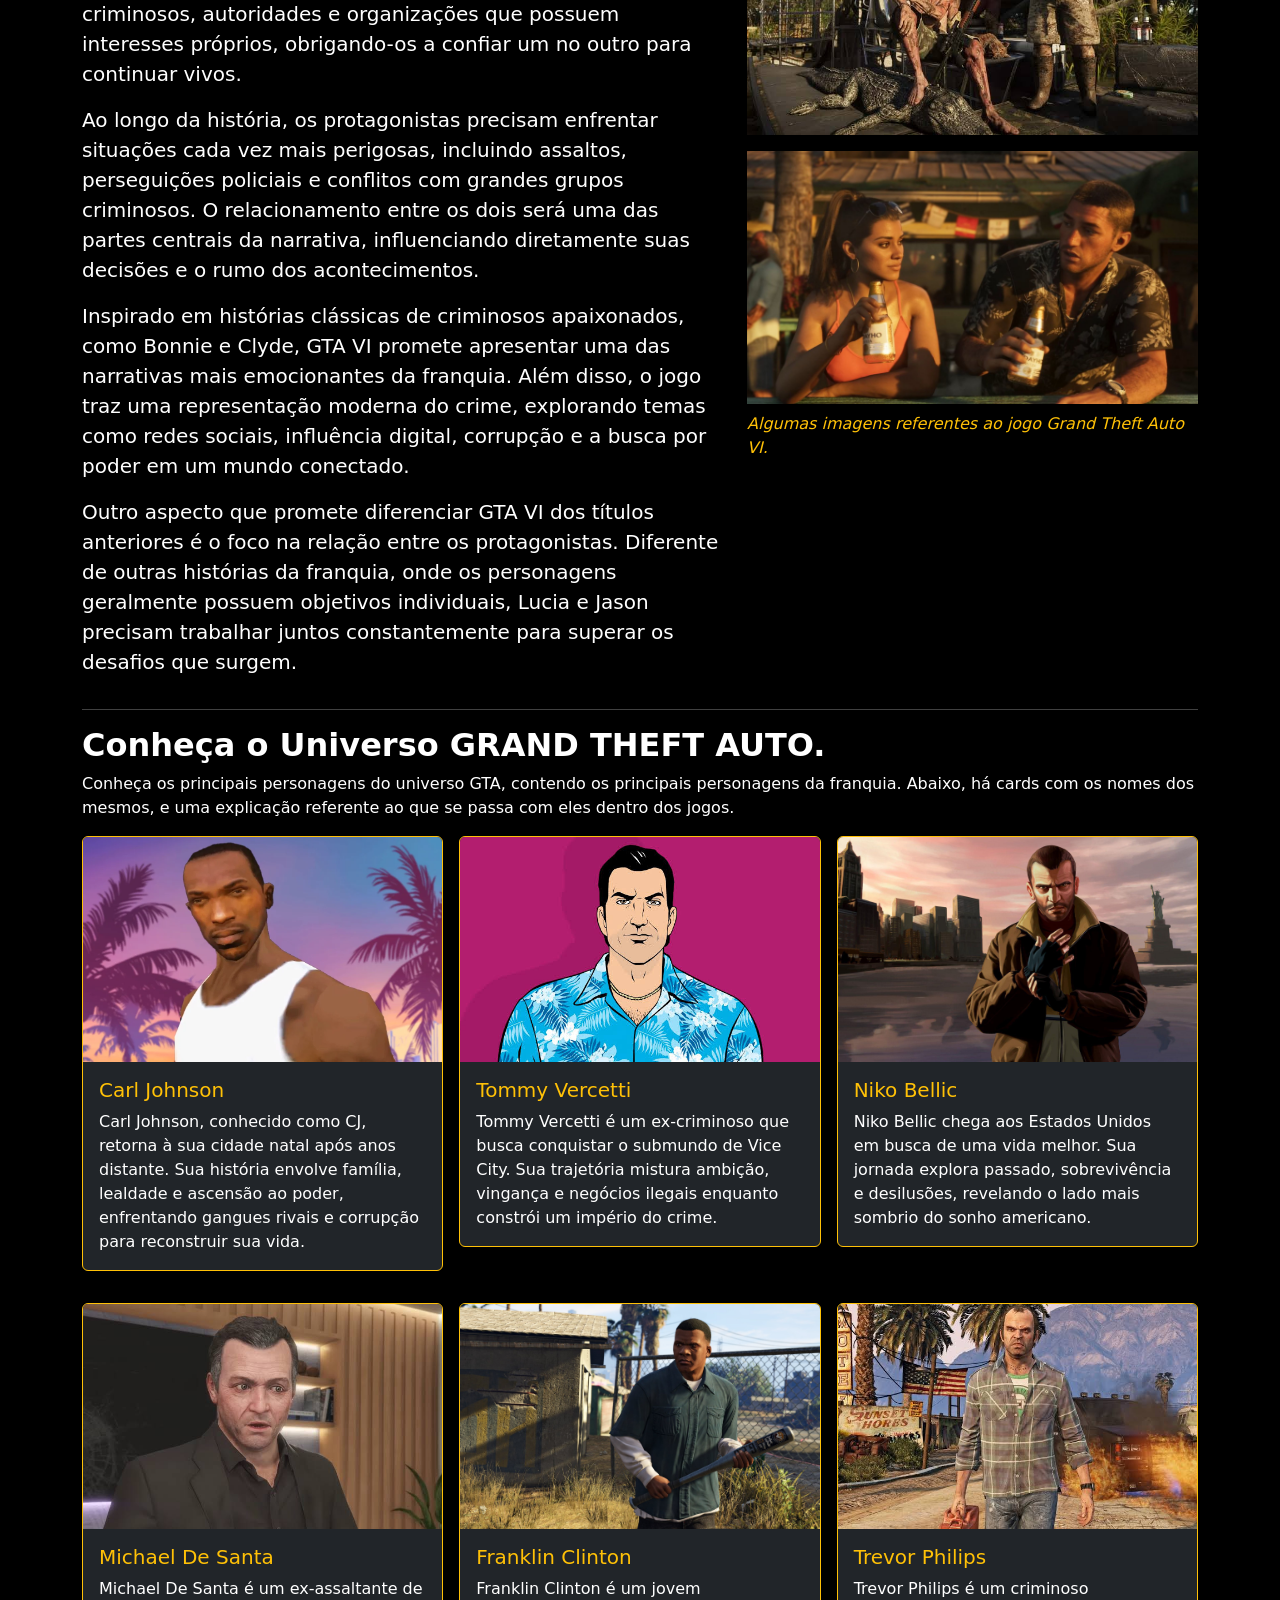
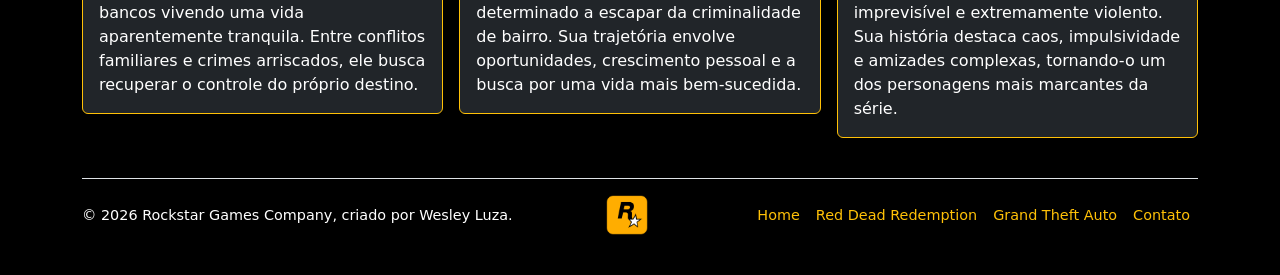
<file: gta.html>
<!DOCTYPE html>
<html lang="pt-BR">
<head>
    <meta charset="UTF-8">
    <meta name="viewport" content="width=device-width, initial-scale=1.0">
    <title>Rockstar Games</title>
    <link href="https://cdn.jsdelivr.net/npm/bootstrap@5.3.8/dist/css/bootstrap.min.css" rel="stylesheet" integrity="sha384-sRIl4kxILFvY47J16cr9ZwB07vP4J8+LH7qKQnuqkuIAvNWLzeN8tE5YBujZqJLB" crossorigin="anonymous">
    <link rel="icon" href="https://www.rockstargames.com/favicon.ico" type="image/x-icon">
    <link rel="stylesheet" href="assets/styles.css">
</head>

<body class="bg-black text-white">
  
    <script src="https://cdn.jsdelivr.net/npm/@popperjs/core@2.11.8/dist/umd/popper.min.js" integrity="sha384-I7E8VVD/ismYTF4hNIPjVp/Zjvgyol6VFvRkX/vR+Vc4jQkC+hVqc2pM8ODewa9r" crossorigin="anonymous"></script>
    <script src="https://cdn.jsdelivr.net/npm/bootstrap@5.3.8/dist/js/bootstrap.min.js" integrity="sha384-G/EV+4j2dNv+tEPo3++6LCgdCROaejBqfUeNjuKAiuXbjrxilcCdDz6ZAVfHWe1Y" crossorigin="anonymous"></script>
    
    <nav class="navbar navbar-expand-lg navbar-dark bg-black border-bottom">
      <div class="container">
        <a class="navbar-brand" href="index.html">
          <img src="assets/img/Rockstar_Games_Logo.png" alt="Logo" width="42" height="40" class="me-2">
          <span class="text-warning">Rockstar Games</span>
        </a>
        <button class="navbar-toggler border-warning" type="button" data-bs-toggle="collapse" data-bs-target="#navbarNav" aria-controls="navbarNav" aria-expanded="false" aria-label="Toggle navigation">
          <span class="navbar-toggler-icon"></span>
        </button>
        <div class="collapse navbar-collapse" id="navbarNav">
          <ul class="navbar-nav ms-auto">
            <li class="nav-item">
              <a class="nav-link text-warning" href="index.html">Home</a>
            <li class="nav-item">
              <a class="nav-link text-warning" href="rdr.html">Red Dead Redemption</a>
            </li>
            <li class="nav-item">
              <a class="nav-link active" style="background-color: #FCAF17; color: rgb(0, 0, 0); border-radius: 4px;" href="gta.html" aria-current="page">Grand Theft Auto</a>
            </li>
            </li>
            <li class="nav-item">
              <a class="nav-link text-warning" href="contato.html">Contato</a>
            </li>
          </ul>
        </div>
      </div>
    </nav>

    <header class="hero-section">
      <article class="hero-content">
        <img src="assets/img/Rockstar_Vancouver_Logo.svg.png" alt="Rockstar Games Logo" class="hero-logo">
        <div class="hero-text">
          <h1>Bem-vindo à</h1>
          <h2>Grand Theft Auto</h2>
        </div>
      </article>
      <img src="assets/img/gta.jpg" class="hero-background" alt="Rockstar Games Background">
    </header>
    
    <section class="container marketing">
        <!-- /.row -->
        <!-- START THE FEATURETTES -->
        <article class="row featurette">
          <div class="col-md-7">
            <h2 class="featurette-heading fw-normal lh-1" id="sobre">
              O início na cidade grande.
              <span class="text-warning">Grand Theft Auto: San Andreas.</span>
            </h2>
            <p class="lead">
              Grand Theft Auto: San Andreas acompanha a história de Carl "CJ" Johnson, que retorna 
              à cidade de Los Santos após passar vários anos longe de casa. O motivo de seu 
              retorno é a morte de sua mãe, mas ao chegar ele encontra sua família destruída, sua 
              antiga gangue enfraquecida e seus amigos envolvidos em diversos problemas. 
              Além disso, CJ passa a ser perseguido por policiais corruptos que o obrigam a 
              realizar diversos serviços ilegais.</p>
            <p class="lead">
              Durante sua jornada, CJ tenta reconstruir a Grove Street Families e recuperar o 
              respeito perdido nas ruas. Ao longo do caminho, ele enfrenta gangues rivais, 
              participa de grandes assaltos, trabalha para criminosos influentes e viaja por todo 
              o estado de San Andreas, passando por Los Santos, San Fierro e Las Venturas. Cada 
              cidade apresenta novos desafios, personagens e oportunidades que ajudam CJ a crescer 
              no mundo do crime.</p>
            <p class="lead">
              Conforme a história avança, CJ descobre diversas traições e conspirações que 
              envolvem pessoas próximas a ele. Sua busca por vingança, respeito e poder o 
              transforma em uma das figuras mais influentes do estado. O jogo aborda temas como 
              família, lealdade, corrupção e ascensão social, mostrando a evolução de CJ de um 
              simples membro de gangue para um verdadeiro líder.
            </p>
            <p class="lead">
              Algo que torna San Andreas tão memorável é sua enorme liberdade de exploração, sua 
              trilha sonora marcante e a grande variedade de atividades disponíveis. Até hoje, 
              é considerado por muitos fãs como um dos melhores jogos já criados pela Rockstar 
              Games.
            </p>
          </div>
          <div class="col-md-5 order-md-1">
          <figure>
            <img
            src="assets/img/sanandreas1.jpg"
            class="d-block mx-lg-auto img-fluid"
            width="600"
            height="500"
            loading="lazy"
            >
            <p></p>
            <img
            src="assets/img/sanandreas2.jpg"
            class="d-block mx-lg-auto img-fluid"
            width="600"
            height="500"
            loading="lazy"
            >
            <p></p>
            <img
            src="assets/img/sanandreas3.jpg"
            class="d-block mx-lg-auto img-fluid"
            width="600"
            height="500"
            loading="lazy"
            >
            <figcaption class="text-left text-warning fst-italic mt-2">
            Algumas imagens referentes ao jogo Grand Theft Auto - San Andreas.
            </figcaption>
          </figure>
          </div>
        </article>
        <hr class="featurette-divider" />
        <article class="row featurette">
          <div class="col-md-7 order-md-2">
            <h2 class="featurette-heading fw-normal lh-1" id="historia">
              A história se inicia em Vice City.
              <span class="text-warning">Grand Theft Auto: Vice City.</span>
            </h2>
            <p class="lead">
              Grand Theft Auto: Vice City conta a história de Tommy Vercetti, um ex-integrante da 
              máfia que acaba de sair da prisão após cumprir quinze anos por assassinato. Com sua 
              liberdade recuperada, ele é enviado para Vice City para supervisionar uma negociação 
              de drogas. No entanto, o acordo dá errado e Tommy perde tanto o dinheiro quanto a 
              mercadoria, tornando-se alvo da máfia que financiou a operação.
            </p>
            <p class="lead">
              Determinado a descobrir quem o traiu, Tommy inicia uma jornada pelo submundo 
              criminoso de Vice City. Durante sua busca, ele faz alianças com traficantes, 
              empresários, músicos e políticos corruptos, expandindo cada vez mais sua influência. 
              Aos poucos, Tommy deixa de ser apenas um soldado da máfia para construir seu próprio 
              império criminoso.
            </p>
            <p class="lead">
              Ao longo da história, Tommy enfrenta diversos inimigos e assume o controle de 
              propriedades estratégicas espalhadas pela cidade. Sua inteligência, ambição e 
              brutalidade o ajudam a conquistar territórios e eliminar concorrentes, tornando-se 
              um dos homens mais poderosos de Vice City.
            </p>
            <p class="lead">
              Inspirado fortemente em filmes como Scarface e Miami Vice, o jogo apresenta uma 
              atmosfera única dos anos 1980, com carros esportivos, roupas extravagantes e uma 
              trilha sonora inesquecível. Essa combinação transformou Vice City em um dos títulos 
              mais icônicos da franquia GTA.
            </p>
          </div>
          <div class="col-md-5 order-md-1">
          <figure>
            <img
            src="assets/img/vicecity1.jpg"
            class="d-block mx-lg-auto img-fluid"
            width="600"
            height="500"
            loading="lazy"
            >
            <p></p>
            <img
            src="assets/img/vicecity2.jpg"
            class="d-block mx-lg-auto img-fluid"
            width="600"
            height="500"
            loading="lazy"
            >
            <p></p>
            <figcaption class="text-left text-warning fst-italic mt-2">
            Algumas imagens referentes ao jogo Grand Theft Auto: Vice City.
            </figcaption>
          </figure>
          </div>
        </article>
        <hr class="featurette-divider" />
        <article class="row featurette">
          <div class="col-md-7">
            <h2 class="featurette-heading fw-normal lh-1" id="sobre">
              A história de Niko Bellic.
              <span class="text-warning">Grand Theft Auto IV.</span>
            </h2>
            <p class="lead">
              Grand Theft Auto IV acompanha Niko Bellic, um veterano de guerra do Leste Europeu 
              que chega a Liberty City em busca de uma nova vida. Motivado pelas histórias de 
              riqueza e sucesso contadas por seu primo Roman, Niko acredita que finalmente 
              encontrará paz e prosperidade nos Estados Unidos. Porém, logo descobre que a 
              realidade é muito diferente do que imaginava.</p>
            <p class="lead">
              Conforme a trama avança, Niko enfrenta dilemas morais cada vez mais complexos. 
              Muitas vezes ele precisa decidir entre vingança, dinheiro ou lealdade, escolhas que 
              afetam diretamente o rumo da história e o destino de várias pessoas ao seu redor. 
              Sua jornada mostra como o passado pode continuar perseguindo alguém, mesmo do outro 
              lado do mundo.</p>
            <p class="lead">
              Diferente dos jogos anteriores da franquia, GTA IV apresenta uma narrativa mais 
              séria e realista. A história de Niko Bellic é considerada uma das mais profundas da 
              série, abordando temas como imigração, guerra, ambição e as consequências da 
              violência.
            </p>
            <p class="lead">
              Além da campanha principal, a trajetória de Niko é marcada por constantes conflitos 
              internos. Apesar de trabalhar para criminosos e cometer diversos crimes, ele 
              frequentemente demonstra arrependimento e questiona suas próprias atitudes. Essa 
              dualidade torna o personagem extremamente humano e ajuda a construir uma narrativa 
              mais emocional, na qual o jogador acompanha não apenas a ascensão de Niko no 
              submundo do crime, mas também sua luta para encontrar algum significado em sua vida.
            </p>
          </div>
          <div class="col-md-5 order-md-1">
          <figure>
            <img
            src="assets/img/gtaiv1.jpg"
            class="d-block mx-lg-auto img-fluid"
            width="600"
            height="500"
            loading="lazy"
            >
            <p></p>
            <img
            src="assets/img/gtaiv2.jpg"
            class="d-block mx-lg-auto img-fluid"
            width="600"
            height="500"
            loading="lazy"
            >
            <p></p>
            <img
            src="assets/img/gtaiv3.jpg"
            class="d-block mx-lg-auto img-fluid"
            width="600"
            height="500"
            loading="lazy"
            >
            <figcaption class="text-left text-warning fst-italic mt-2">
            Algumas imagens referentes ao jogo Grand Theft Auto IV.
            </figcaption>
          </figure>
          </div>
        </article>
        <hr class="featurette-divider" />
        <article class="row featurette">
          <div class="col-md-7 order-md-2">
            <h2 class="featurette-heading fw-normal lh-1" id="historia">
              Los Santos foi invadida!
              <span class="text-warning">Grand Theft Auto V.</span>
            </h2>
            <p class="lead">
              Grand Theft Auto V apresenta uma narrativa inédita na franquia ao permitir que o 
              jogador acompanhe três protagonistas diferentes. Michael De Santa é um ex-assaltante 
              de bancos que vive uma vida confortável, mas está frustrado com sua família e sua 
              rotina. Franklin Clinton é um jovem ambicioso que deseja abandonar a vida nas ruas e 
              conquistar algo maior. Já Trevor Philips é um criminoso extremamente violento e 
              imprevisível que vive no interior do estado.
            </p>
            <p class="lead">
              A história começa quando Michael e Franklin se conhecem durante um golpe que acaba 
              mudando a vida de ambos. Pouco tempo depois, Trevor descobre que Michael está vivo, 
              reunindo novamente antigos parceiros de crime. A partir desse momento, os três 
              passam a realizar uma série de assaltos cada vez mais ousados, atraindo a atenção de 
              criminosos, empresários poderosos e agentes do governo.
            </p>
            <p class="lead">
              Enquanto tentam enriquecer, cada personagem enfrenta seus próprios problemas 
              pessoais. Michael busca recuperar sua família, Franklin tenta construir um futuro 
              melhor e Trevor luta contra seus impulsos destrutivos. As relações entre eles são 
              constantemente colocadas à prova por conflitos, segredos e traições.
            </p>
            <p class="lead">
              Um dos maiores destaques do jogo é a forma como as histórias dos três protagonistas 
              se conectam. GTA V mistura ação, humor e crítica social em uma narrativa repleta 
              de momentos memoráveis, tornando-se um dos jogos mais vendidos e populares de todos 
              os tempos.
            </p>
          </div>
          <div class="col-md-5 order-md-1">
          <figure>
            <img
            src="assets/img/gtav1.jpg"
            class="d-block mx-lg-auto img-fluid"
            width="600"
            height="500"
            loading="lazy"
            >
            <p></p>
            <img
            src="assets/img/gtav2.jpg"
            class="d-block mx-lg-auto img-fluid"
            width="600"
            height="500"
            loading="lazy"
            >
            <p></p>
            <img
            src="assets/img/gtav3.jpg"
            class="d-block mx-lg-auto img-fluid"
            width="600"
            height="500"
            loading="lazy"
            >
            <figcaption class="text-left text-warning fst-italic mt-2">
            Algumas imagens referentes ao jogo Grand Theft Auto V.
            </figcaption>
          </figure>
          </div>
        </article>
        <hr class="featurette-divider" />
        <article class="row featurette">
          <div class="col-md-7">
            <h2 class="featurette-heading fw-normal lh-1" id="sobre">
              O futuro está chegando em Vice City.
              <span class="text-warning">Grand Theft Auto VI.</span>
            </h2>
            <p class="lead">
              Grand Theft Auto VI se passa no estado fictício de Leonida, uma versão moderna da 
              Flórida, e acompanha a história de Lucia e Jason. Os dois vivem uma relação próxima 
              e atuam juntos no mundo do crime, realizando golpes e atividades ilegais para 
              sobreviver em uma região marcada pela corrupção, violência e desigualdade.</p>
            <p class="lead">
              A trama começa quando um trabalho aparentemente simples acaba dando errado, 
              colocando a dupla no centro de uma conspiração muito maior do que eles imaginavam. 
              A partir desse momento, Lucia e Jason passam a ser perseguidos por criminosos, 
              autoridades e organizações que possuem interesses próprios, obrigando-os a confiar 
              um no outro para continuar vivos.</p>
            <p class="lead">
              Ao longo da história, os protagonistas precisam enfrentar situações cada vez mais 
              perigosas, incluindo assaltos, perseguições policiais e conflitos com grandes 
              grupos criminosos. O relacionamento entre os dois será uma das partes centrais 
              da narrativa, influenciando diretamente suas decisões e o rumo dos acontecimentos.
            </p>
            <p class="lead">
              Inspirado em histórias clássicas de criminosos apaixonados, como Bonnie e Clyde, 
              GTA VI promete apresentar uma das narrativas mais emocionantes da franquia. 
              Além disso, o jogo traz uma representação moderna do crime, explorando temas como 
              redes sociais, influência digital, corrupção e a busca por poder em um mundo 
              conectado.
            </p>
            <p class="lead">
              Outro aspecto que promete diferenciar GTA VI dos títulos anteriores é o foco na 
              relação entre os protagonistas. Diferente de outras histórias da franquia, onde os 
              personagens geralmente possuem objetivos individuais, Lucia e Jason precisam 
              trabalhar juntos constantemente para superar os desafios que surgem.
            </p>
          </div>
          <div class="col-md-5 order-md-1">
          <figure>
            <img
            src="assets/img/gtavi1.jpeg"
            class="d-block mx-lg-auto img-fluid"
            width="600"
            height="500"
            loading="lazy"
            >
            <p></p>
            <img
            src="assets/img/gtavi2.jpeg"
            class="d-block mx-lg-auto img-fluid"
            width="600"
            height="500"
            loading="lazy"
            >
            <p></p>
            <img
            src="assets/img/gtavi3.jpeg"
            class="d-block mx-lg-auto img-fluid"
            width="600"
            height="500"
            loading="lazy"
            >
            <figcaption class="text-left text-warning fst-italic mt-2">
            Algumas imagens referentes ao jogo Grand Theft Auto VI.
            </figcaption>
          </figure>
          </div>
        </article>
        <hr class="featurette-divider" />
        <!-- /END THE FEATURETTES -->
    </section>

    <section class="container">
          <h2 class="fw-bold text-body-white">
              Conheça o Universo GRAND THEFT AUTO.
            </h2>
            <p class="text-body-white">
              Conheça os principais personagens do universo GTA, contendo os principais
              personagens da franquia. Abaixo, há cards com os nomes dos mesmos, e uma explicação 
              referente ao que se passa com eles dentro dos jogos.
            </p>
          <div class="row row-cols-1 row-cols-sm-2 row-cols-md-3 g-3">
            <div class="col">
              <div class="card border-warning bg-dark text-white mb-3">
                <img
                src="assets/img/CJ.jpg"
                class="card-img-top"
                alt="Imagem"
                width="100%"
                height="225"
                style="object-fit: cover;">
                <div class="card-body">
                    <h5 class="card-title text-warning">Carl Johnson</h5>
                  <p class="card-text">
                    Carl Johnson, conhecido como CJ, retorna à sua cidade natal após anos 
                    distante. Sua história envolve família, lealdade e ascensão ao poder, 
                    enfrentando gangues rivais e corrupção para reconstruir sua vida.
                  </p>
                </div>
              </div>
            </div>

            <div class="col">
              <div class="card border-warning bg-dark text-white mb-3">
                <img
                src="assets/img/tommyv.jpg"
                class="card-img-top"
                alt="Imagem"
                width="100%"
                height="225"
                style="object-fit: cover;">
                <div class="card-body">
                    <h5 class="card-title text-warning">Tommy Vercetti</h5>
                  <p class="card-text">
                    Tommy Vercetti é um ex-criminoso que busca conquistar o submundo de Vice 
                    City. Sua trajetória mistura ambição, vingança e negócios ilegais enquanto 
                    constrói um império do crime.
                  </p>
                </div>
              </div>
            </div>

            <div class="col">
              <div class="card border-warning bg-dark text-white mb-3">
                <img
                src="assets/img/nikob.jpg"
                class="card-img-top"
                alt="Imagem"
                width="100%"
                height="225"
                style="object-fit: cover;">
                <div class="card-body">
                    <h5 class="card-title text-warning">Niko Bellic</h5>
                  <p class="card-text">
                    Niko Bellic chega aos Estados Unidos em busca de uma vida melhor. Sua jornada 
                    explora passado, sobrevivência e desilusões, revelando o lado mais sombrio do 
                    sonho americano.
                  </p>
                </div>
              </div>
            </div>

            <div class="col">
              <div class="card border-warning bg-dark text-white mb-3">
                <img
                src="assets/img/michael.jpg"
                class="card-img-top"
                alt="Imagem"
                width="100%"
                height="225"
                style="object-fit: cover;">
                <div class="card-body">
                    <h5 class="card-title text-warning">Michael De Santa</h5>
                  <p class="card-text">
                    Michael De Santa é um ex-assaltante de bancos vivendo uma vida aparentemente 
                    tranquila. Entre conflitos familiares e crimes arriscados, ele busca recuperar 
                    o controle do próprio destino.
                  </p>
                </div>
              </div>
            </div>

            <div class="col">
              <div class="card border-warning bg-dark text-white mb-3">
                <img
                src="assets/img/franklin.jpg"
                class="card-img-top"
                alt="Imagem"
                width="100%"
                height="225"
                style="object-fit: cover;">
                <div class="card-body">
                    <h5 class="card-title text-warning">Franklin Clinton</h5>
                  <p class="card-text">
                    Franklin Clinton é um jovem determinado a escapar da criminalidade de bairro. 
                    Sua trajetória envolve oportunidades, crescimento pessoal e a busca por uma 
                    vida mais bem-sucedida.
                  </p>
                </div>
              </div>
            </div>

            <div class="col">
              <div class="card border-warning bg-dark text-white mb-3">
                <img
                src="assets/img/trevor.jpg"
                class="card-img-top"
                alt="Imagem"
                width="100%"
                height="225"
                style="object-fit: cover;">
                <div class="card-body">
                    <h5 class="card-title text-warning">Trevor Philips</h5>
                  <p class="card-text">
                    Trevor Philips é um criminoso imprevisível e extremamente violento. 
                    Sua história destaca caos, impulsividade e amizades complexas, tornando-o um 
                    dos personagens mais marcantes da série.
                  </p>
                </div>
              </div>
            </div>

          </div>
        </div>
    </section>

    <div class="container">
      <footer class="d-flex flex-row justify-content-between align-items-center py-3 my-4 border-top">
        <p class="mb-0 text-body-color">
          &copy; 2026 Rockstar Games Company, criado por Wesley Luza.
        </p>
        <a href="index.html" class="d-flex align-items-center link-body-emphasis text-decoration-none">
          <img src="assets/img/Rockstar_Games_Logo.png" class="bi me-2" width="42" height="40" alt="Logo">
        </a>
        <ul class="nav justify-content-end">
          <li class="nav-item">
            <a href="index.html" class="nav-link px-2 text-warning">Home</a>
          </li>
          <li class="nav-item">
            <a href="rdr.html" class="nav-link px-2 text-warning">Red Dead Redemption</a>
          </li>
          <li class="nav-item">
            <a href="gta.html" class="nav-link px-2 text-warning">Grand Theft Auto</a>
          </li>
          <li class="nav-item">
            <a href="contato.html" class="nav-link px-2 text-warning">Contato</a>
          </li>
        </ul>
      </footer>
    </div>
</body>
</html>
</file>
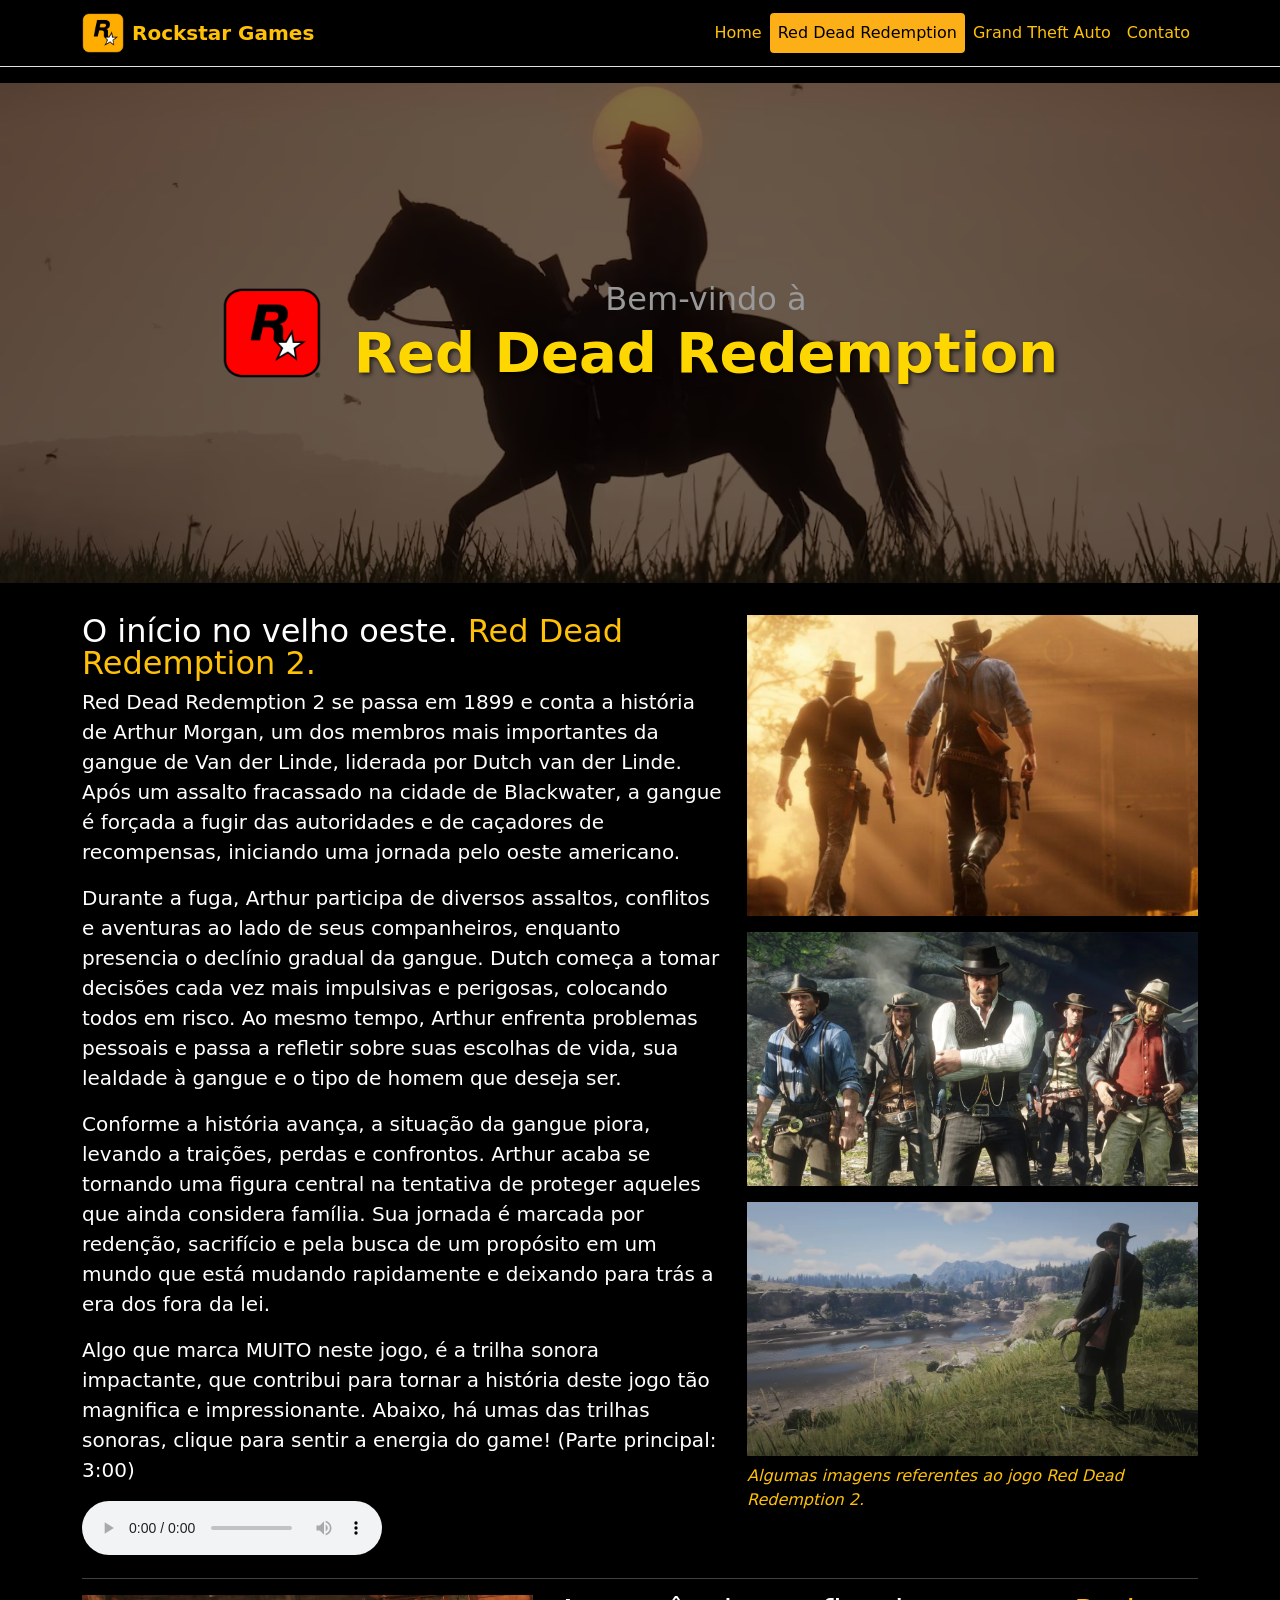
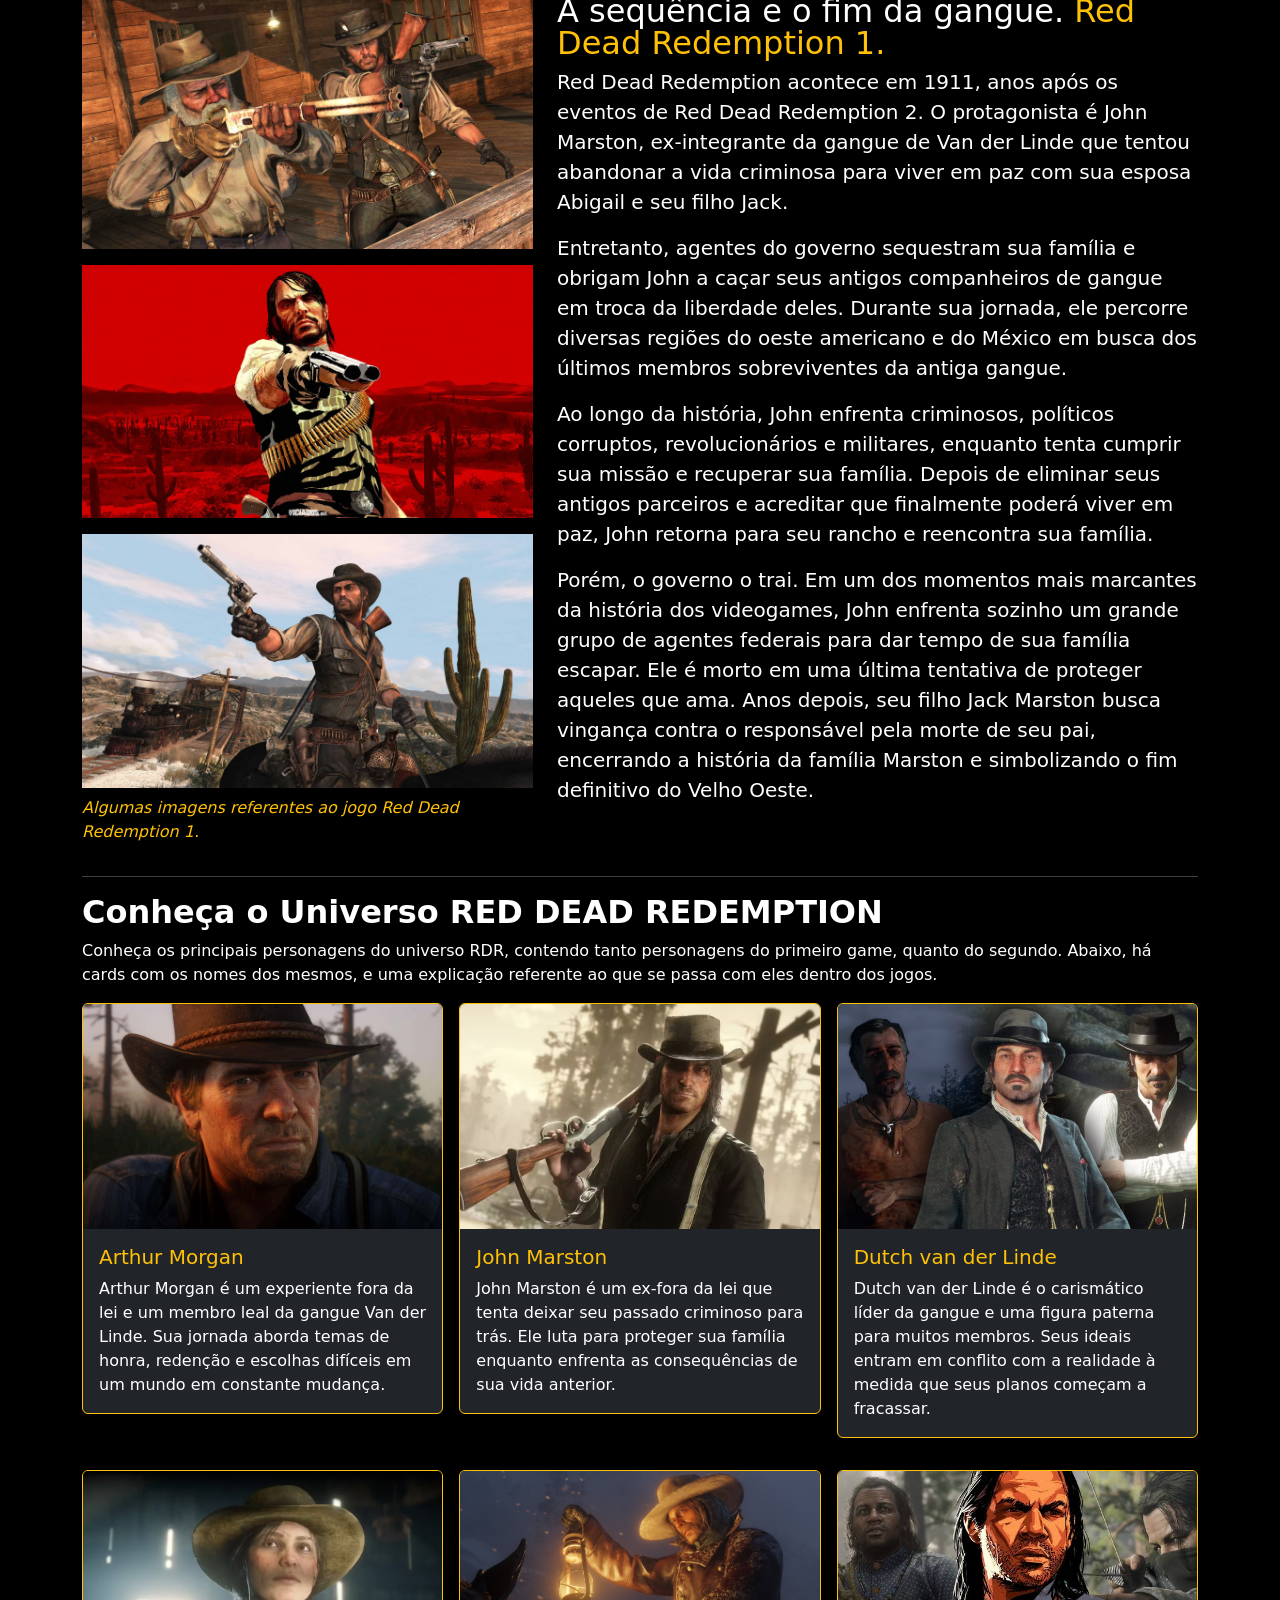
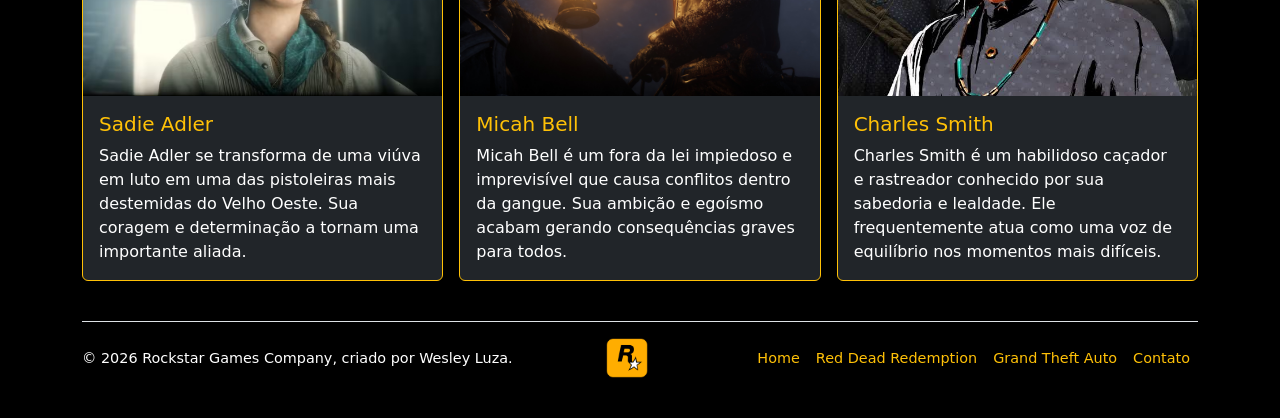
<file: rdr.html>
<!DOCTYPE html>
<html lang="pt-BR">
<head>
    <meta charset="UTF-8">
    <meta name="viewport" content="width=device-width, initial-scale=1.0">
    <title>Rockstar Games</title>
    <link href="https://cdn.jsdelivr.net/npm/bootstrap@5.3.8/dist/css/bootstrap.min.css" rel="stylesheet" integrity="sha384-sRIl4kxILFvY47J16cr9ZwB07vP4J8+LH7qKQnuqkuIAvNWLzeN8tE5YBujZqJLB" crossorigin="anonymous">
    <link rel="icon" href="https://www.rockstargames.com/favicon.ico" type="image/x-icon">
    <link rel="stylesheet" href="assets/styles.css">
</head>

<body class="bg-black text-white">
  
    <script src="https://cdn.jsdelivr.net/npm/@popperjs/core@2.11.8/dist/umd/popper.min.js" integrity="sha384-I7E8VVD/ismYTF4hNIPjVp/Zjvgyol6VFvRkX/vR+Vc4jQkC+hVqc2pM8ODewa9r" crossorigin="anonymous"></script>
    <script src="https://cdn.jsdelivr.net/npm/bootstrap@5.3.8/dist/js/bootstrap.min.js" integrity="sha384-G/EV+4j2dNv+tEPo3++6LCgdCROaejBqfUeNjuKAiuXbjrxilcCdDz6ZAVfHWe1Y" crossorigin="anonymous"></script>
    
    <nav class="navbar navbar-expand-lg navbar-dark bg-black border-bottom">
      <div class="container">
        <a class="navbar-brand" href="index.html">
          <img src="assets/img/Rockstar_Games_Logo.png" alt="Logo" width="42" height="40" class="me-2">
          <span class="text-warning">Rockstar Games</span>
        </a>
        <button class="navbar-toggler border-warning" type="button" data-bs-toggle="collapse" data-bs-target="#navbarNav" aria-controls="navbarNav" aria-expanded="false" aria-label="Toggle navigation">
          <span class="navbar-toggler-icon"></span>
        </button>
        <div class="collapse navbar-collapse" id="navbarNav">
          <ul class="navbar-nav ms-auto">
            <li class="nav-item">
              <a class="nav-link text-warning" href="index.html">Home</a>
            <li class="nav-item">
              <a class="nav-link active" style="background-color: #FCAF17; color: rgb(0, 0, 0); border-radius: 4px;" href="rdr.html" aria-current="page">Red Dead Redemption</a>
            </li>
            <li class="nav-item">
              <a class="nav-link text-warning" href="gta.html">Grand Theft Auto</a>
            </li>
            <li class="nav-item">
              <a class="nav-link text-warning" href="contato.html">Contato</a>
            </li>
          </ul>
        </div>
      </div>
    </nav>

    <header class="hero-section">
      <article class="hero-content">
        <img src="assets/img/Rockstar_Toronto_Logo.png" alt="Rockstar Games Logo" class="hero-logo">
        <div class="hero-text">
          <h1>Bem-vindo à</h1>
          <h2>Red Dead Redemption</h2>
        </div>
      </article>
      <img src="assets/img/rdr.jpg" class="hero-background" alt="Rockstar Games Background">
    </header>
    
    <section class="container marketing">
        <!-- /.row -->
        <!-- START THE FEATURETTES -->
        <article class="row featurette">
          <div class="col-md-7">
            <h2 class="featurette-heading fw-normal lh-1" id="sobre">
              O início no velho oeste.
              <span class="text-warning">Red Dead Redemption 2.</span>
            </h2>
            <p class="lead">
              Red Dead Redemption 2 se passa em 1899 e conta a história de Arthur Morgan, um dos 
              membros mais importantes da gangue de Van der Linde, liderada por Dutch van der 
              Linde. Após um assalto fracassado na cidade de Blackwater, a gangue é forçada a 
              fugir das autoridades e de caçadores de recompensas, iniciando uma jornada pelo 
              oeste americano.</p>
            <p class="lead">
              Durante a fuga, Arthur participa de diversos assaltos, conflitos e aventuras ao 
              lado de seus companheiros, enquanto presencia o declínio gradual da gangue. Dutch 
              começa a tomar decisões cada vez mais impulsivas e perigosas, colocando todos em 
              risco. Ao mesmo tempo, Arthur enfrenta problemas pessoais e passa a refletir sobre 
              suas escolhas de vida, sua lealdade à gangue e o tipo de homem que deseja ser.</p>
            <p class="lead">
              Conforme a história avança, a situação da gangue piora, levando a traições, perdas 
              e confrontos. Arthur acaba se tornando uma figura central na tentativa de proteger 
              aqueles que ainda considera família. Sua jornada é marcada por redenção, sacrifício 
              e pela busca de um propósito em um mundo que está mudando rapidamente e deixando 
              para trás a era dos fora da lei.
            </p>
            <p class="lead">
              Algo que marca MUITO neste jogo, é a trilha sonora impactante, que contribui para
              tornar a história deste jogo tão magnifica e impressionante. Abaixo, há umas das
              trilhas sonoras, clique para sentir a energia do game! (Parte principal: 3:00)
            </p>
            <link rel="stylesheet" href="https://cdn.plyr.io/3.7.8/plyr.css" background="text-secondary">
            <style>
            .plyr--audio .plyr__controls {
            background: #000000;
            }
            </style>
            <audio id="player" controls>
            <source src="assets/img/videoplayback.mp4" type="audio/mp3">
            </audio>
            <script src="https://cdn.plyr.io/3.7.8/plyr.polyfilled.js"></script>
            <script>
            const player = new Plyr('#player');
            </script>
          </div>
          <div class="col-md-5 order-md-1">
          <figure>
            <img
            src="assets/img/rdr2text.jpg"
            class="d-block mx-lg-auto img-fluid"
            width="600"
            height="500"
            loading="lazy"
            >
            <p></p>
            <img
            src="assets/img/rdr2text2.jpg"
            class="d-block mx-lg-auto img-fluid"
            width="600"
            height="500"
            loading="lazy"
            >
            <p></p>
            <img
            src="assets/img/rdr2text3.jpg"
            class="d-block mx-lg-auto img-fluid"
            width="600"
            height="500"
            loading="lazy"
            >
            <figcaption class="text-left text-warning fst-italic mt-2">
            Algumas imagens referentes ao jogo Red Dead Redemption 2.
            </figcaption>
          </figure>
          </div>
        </article>
        <hr class="featurette-divider" />
        <article class="row featurette">
          <div class="col-md-7 order-md-2">
            <h2 class="featurette-heading fw-normal lh-1" id="historia">
              A sequência e o fim da gangue.
              <span class="text-warning">Red Dead Redemption 1.</span>
            </h2>
            <p class="lead">
              Red Dead Redemption acontece em 1911, anos após os eventos de Red Dead Redemption 2. 
              O protagonista é John Marston, ex-integrante da gangue de Van der Linde que tentou 
              abandonar a vida criminosa para viver em paz com sua esposa Abigail e seu filho Jack.
            </p>
            <p class="lead">
              Entretanto, agentes do governo sequestram sua família e obrigam John a caçar seus 
              antigos companheiros de gangue em troca da liberdade deles. Durante sua jornada, ele 
              percorre diversas regiões do oeste americano e do México em busca dos últimos membros 
              sobreviventes da antiga gangue.
            </p>
            <p class="lead">
              Ao longo da história, John enfrenta criminosos, políticos corruptos, revolucionários 
              e militares, enquanto tenta cumprir sua missão e recuperar sua família. Depois de 
              eliminar seus antigos parceiros e acreditar que finalmente poderá viver em paz, John 
              retorna para seu rancho e reencontra sua família.
            </p>
            <p class="lead">
              Porém, o governo o trai. Em um dos momentos mais marcantes da história dos 
              videogames, John enfrenta sozinho um grande grupo de agentes federais para dar 
              tempo de sua família escapar. Ele é morto em uma última tentativa de proteger 
              aqueles que ama. Anos depois, seu filho Jack Marston busca vingança contra o 
              responsável pela morte de seu pai, encerrando a história da família Marston e 
              simbolizando o fim definitivo do Velho Oeste.
            </p>
          </div>
          <div class="col-md-5 order-md-1">
          <figure>
            <img
            src="assets/img/rdr1text1.jpg"
            class="d-block mx-lg-auto img-fluid"
            width="600"
            height="500"
            loading="lazy"
            >
            <p></p>
            <img
            src="assets/img/rdr1text2.jpg"
            class="d-block mx-lg-auto img-fluid"
            width="600"
            height="500"
            loading="lazy"
            >
            <p></p>
            <img
            src="assets/img/rdr1text3.jpg"
            class="d-block mx-lg-auto img-fluid"
            width="600"
            height="500"
            loading="lazy"
            >
            <figcaption class="text-left text-warning fst-italic mt-2">
            Algumas imagens referentes ao jogo Red Dead Redemption 1.
            </figcaption>
          </figure>
          </div>
        </article>
        <hr class="featurette-divider" />
        <!-- /END THE FEATURETTES -->
    </section>

    <section class="container">
          <h2 class="fw-bold text-body-white">
              Conheça o Universo RED DEAD REDEMPTION
            </h2>
            <p class="text-body-white">
              Conheça os principais personagens do universo RDR, contendo tanto personagens do
              primeiro game, quanto do segundo. Abaixo, há cards com os nomes dos mesmos, e uma
              explicação referente ao que se passa com eles dentro dos jogos.
            </p>
          <div class="row row-cols-1 row-cols-sm-2 row-cols-md-3 g-3">
            <div class="col">
              <div class="card border-warning bg-dark text-white mb-3">
                <img
                src="assets/img/arthurmorgan.jpg"
                class="card-img-top"
                alt="Imagem"
                width="100%"
                height="225"
                style="object-fit: cover;">
                <div class="card-body">
                    <h5 class="card-title text-warning">Arthur Morgan</h5>
                  <p class="card-text">
                    Arthur Morgan é um experiente fora da lei e um membro leal da gangue Van der 
                    Linde. Sua jornada aborda temas de honra, redenção e escolhas difíceis em um 
                    mundo em constante mudança.
                  </p>
                </div>
              </div>
            </div>

            <div class="col">
              <div class="card border-warning bg-dark text-white mb-3">
                <img
                src="assets/img/jonhmarston.jpg"
                class="card-img-top"
                alt="Imagem"
                width="100%"
                height="225"
                style="object-fit: cover;">
                <div class="card-body">
                    <h5 class="card-title text-warning">John Marston</h5>
                  <p class="card-text">
                    John Marston é um ex-fora da lei que tenta deixar seu passado criminoso para 
                    trás. Ele luta para proteger sua família enquanto enfrenta as consequências de 
                    sua vida anterior.
                  </p>
                </div>
              </div>
            </div>

            <div class="col">
              <div class="card border-warning bg-dark text-white mb-3">
                <img
                src="assets/img/dutch.jpg"
                class="card-img-top"
                alt="Imagem"
                width="100%"
                height="225"
                style="object-fit: cover;">
                <div class="card-body">
                    <h5 class="card-title text-warning">Dutch van der Linde</h5>
                  <p class="card-text">
                    Dutch van der Linde é o carismático líder da gangue e uma figura paterna para 
                    muitos membros. Seus ideais entram em conflito com a realidade à medida que seus 
                    planos começam a fracassar.
                  </p>
                </div>
              </div>
            </div>

            <div class="col">
              <div class="card border-warning bg-dark text-white mb-3">
                <img
                src="assets/img/sadieadler.jpg"
                class="card-img-top"
                alt="Imagem"
                width="100%"
                height="225"
                style="object-fit: cover;">
                <div class="card-body">
                    <h5 class="card-title text-warning">Sadie Adler</h5>
                  <p class="card-text">
                    Sadie Adler se transforma de uma viúva em luto em uma das pistoleiras mais 
                    destemidas do Velho Oeste. Sua coragem e determinação a tornam uma importante 
                    aliada.
                  </p>
                </div>
              </div>
            </div>

            <div class="col">
              <div class="card border-warning bg-dark text-white mb-3">
                <img
                src="assets/img/micahbell.jpg"
                class="card-img-top"
                alt="Imagem"
                width="100%"
                height="225"
                style="object-fit: cover;">
                <div class="card-body">
                    <h5 class="card-title text-warning">Micah Bell</h5>
                  <p class="card-text">
                    Micah Bell é um fora da lei impiedoso e imprevisível que causa conflitos dentro 
                    da gangue. Sua ambição e egoísmo acabam gerando consequências graves para todos.
                  </p>
                </div>
              </div>
            </div>

            <div class="col">
              <div class="card border-warning bg-dark text-white mb-3">
                <img
                src="assets/img/charlessmith.jpg"
                class="card-img-top"
                alt="Imagem"
                width="100%"
                height="225"
                style="object-fit: cover;">
                <div class="card-body">
                    <h5 class="card-title text-warning">Charles Smith</h5>
                  <p class="card-text">
                    Charles Smith é um habilidoso caçador e rastreador conhecido por sua sabedoria 
                    e lealdade. Ele frequentemente atua como uma voz de equilíbrio nos momentos 
                    mais difíceis.
                  </p>
                </div>
              </div>
            </div>

          </div>
        </div>
    </section>

    <div class="container">
      <footer class="d-flex flex-row justify-content-between align-items-center py-3 my-4 border-top">
        <p class="mb-0 text-body-color">
          &copy; 2026 Rockstar Games Company, criado por Wesley Luza.
        </p>
        <a href="index.html" class="d-flex align-items-center link-body-emphasis text-decoration-none">
          <img src="assets/img/Rockstar_Games_Logo.png" class="bi me-2" width="42" height="40" alt="Logo">
        </a>
        <ul class="nav justify-content-end">
          <li class="nav-item">
            <a href="index.html" class="nav-link px-2 text-warning">Home</a>
          </li>
          <li class="nav-item">
            <a href="rdr.html" class="nav-link px-2 text-warning">Red Dead Redemption</a>
          </li>
          <li class="nav-item">
            <a href="gta.html" class="nav-link px-2 text-warning">Grand Theft Auto</a>
          </li>
          <li class="nav-item">
            <a href="contato.html" class="nav-link px-2 text-warning">Contato</a>
          </li>
        </ul>
      </footer>
    </div>
</body>
</html>
</file>
<file: assets/styles.css>
:root {
  --container-max-width-sm: 540px;
  --container-max-width-md: 720px;
  --container-max-width-lg: 960px;
  --container-max-width-xl: 1140px;
  --container-max-width-xxl: 1320px;
  --rockstar-yellow: #FFD700;
}

/* Hero Section */
.hero-section {
  position: relative;
  width: 100%;
  min-height: 500px;
  display: flex;
  align-items: center;
  justify-content: center;
  overflow: hidden;
  margin-bottom: 2rem;
  margin-top: 1rem;
}

.hero-section::before {
  content: '';
  position: absolute;
  top: 0;
  left: 0;
  width: 100%;
  height: 100%;
  background: rgba(0, 0, 0, 0.5);
  z-index: 1;
}

.hero-background {
  position: absolute;
  width: 100%;
  height: 100%;
  object-fit: cover;
  z-index: 0;
}

.hero-content {
  position: relative;
  z-index: 2;
  display: flex;
  align-items: center;
  justify-content: center;
  gap: 2rem;
  text-align: center;
}

.hero-logo {
  width: 100px;
  height: auto;
  object-fit: contain;
}

.hero-text h1 {
  font-size: 2rem;
  color: #999;
  margin: 0;
  font-weight: 300;
}

.hero-text h2 {
  font-size: 3.5rem;
  color: var(--rockstar-yellow);
  margin: 0;
  font-weight: bold;
  text-shadow: 2px 2px 4px rgba(0, 0, 0, 0.7);
}

@keyframes pulse {
  0%, 100% {
    transform: scale(1);
  }
  50% {
    transform: scale(1.05);
  }
}

@media (max-width: 768px) {
  .hero-content {
    flex-direction: column;
    gap: 1rem;
  }
  
  .hero-logo {
    width: 80px;
    height: 80px;
  }
  
  .hero-text h2 {
    font-size: 2.5rem;
  }
}

/* Navbar Responsivo */
.navbar {
  padding: 0.5rem 0;
}

.navbar-brand {
  font-size: 1.25rem;
  font-weight: bold;
  display: flex;
  align-items: center;
}

.navbar-toggler {
  border-color: #FCAF17;
  padding: 0.25rem 0.5rem;
}

.navbar-toggler:focus {
  box-shadow: 0 0 0 0.25rem rgba(252, 175, 23, 0.25);
}

.navbar-toggler-icon {
  background-image: url("data:image/svg+xml,%3csvg xmlns='http://www.w3.org/2000/svg' viewBox='0 0 30 30'%3e%3cpath stroke='%23FCAF17' stroke-linecap='round' stroke-miterlimit='10' stroke-width='2' d='M4 7h22M4 15h22M4 23h22'/%3e%3c/svg%3e");
}

.navbar-nav .nav-link {
  margin: 0.25rem 0;
  padding: 0.5rem 1rem;
  border-radius: 4px;
  transition: all 0.3s ease;
}

.navbar-nav .nav-link:hover {
  transform: translateX(5px);
}

/* Footer Responsivo */
footer {
  flex-wrap: wrap;
}

footer p {
  font-size: 0.9rem;
}

footer .nav-link {
  padding: 0.25rem 0.5rem;
  font-size: 0.9rem;
}

@media (max-width: 992px) {
  .navbar-nav {
    text-align: center;
  }
  
  .navbar-nav .nav-link {
    margin: 0.5rem 0;
  }
}

@media (max-width: 576px) {
  .navbar-brand {
    font-size: 1rem;
  }
  
  .navbar-brand img {
    width: 32px !important;
    height: 30px !important;
  }
  
  footer p {
    font-size: 0.8rem;
  }
  
  footer .nav-link {
    padding: 0.25rem 0.3rem;
    font-size: 0.8rem;
  }
}
</file>
